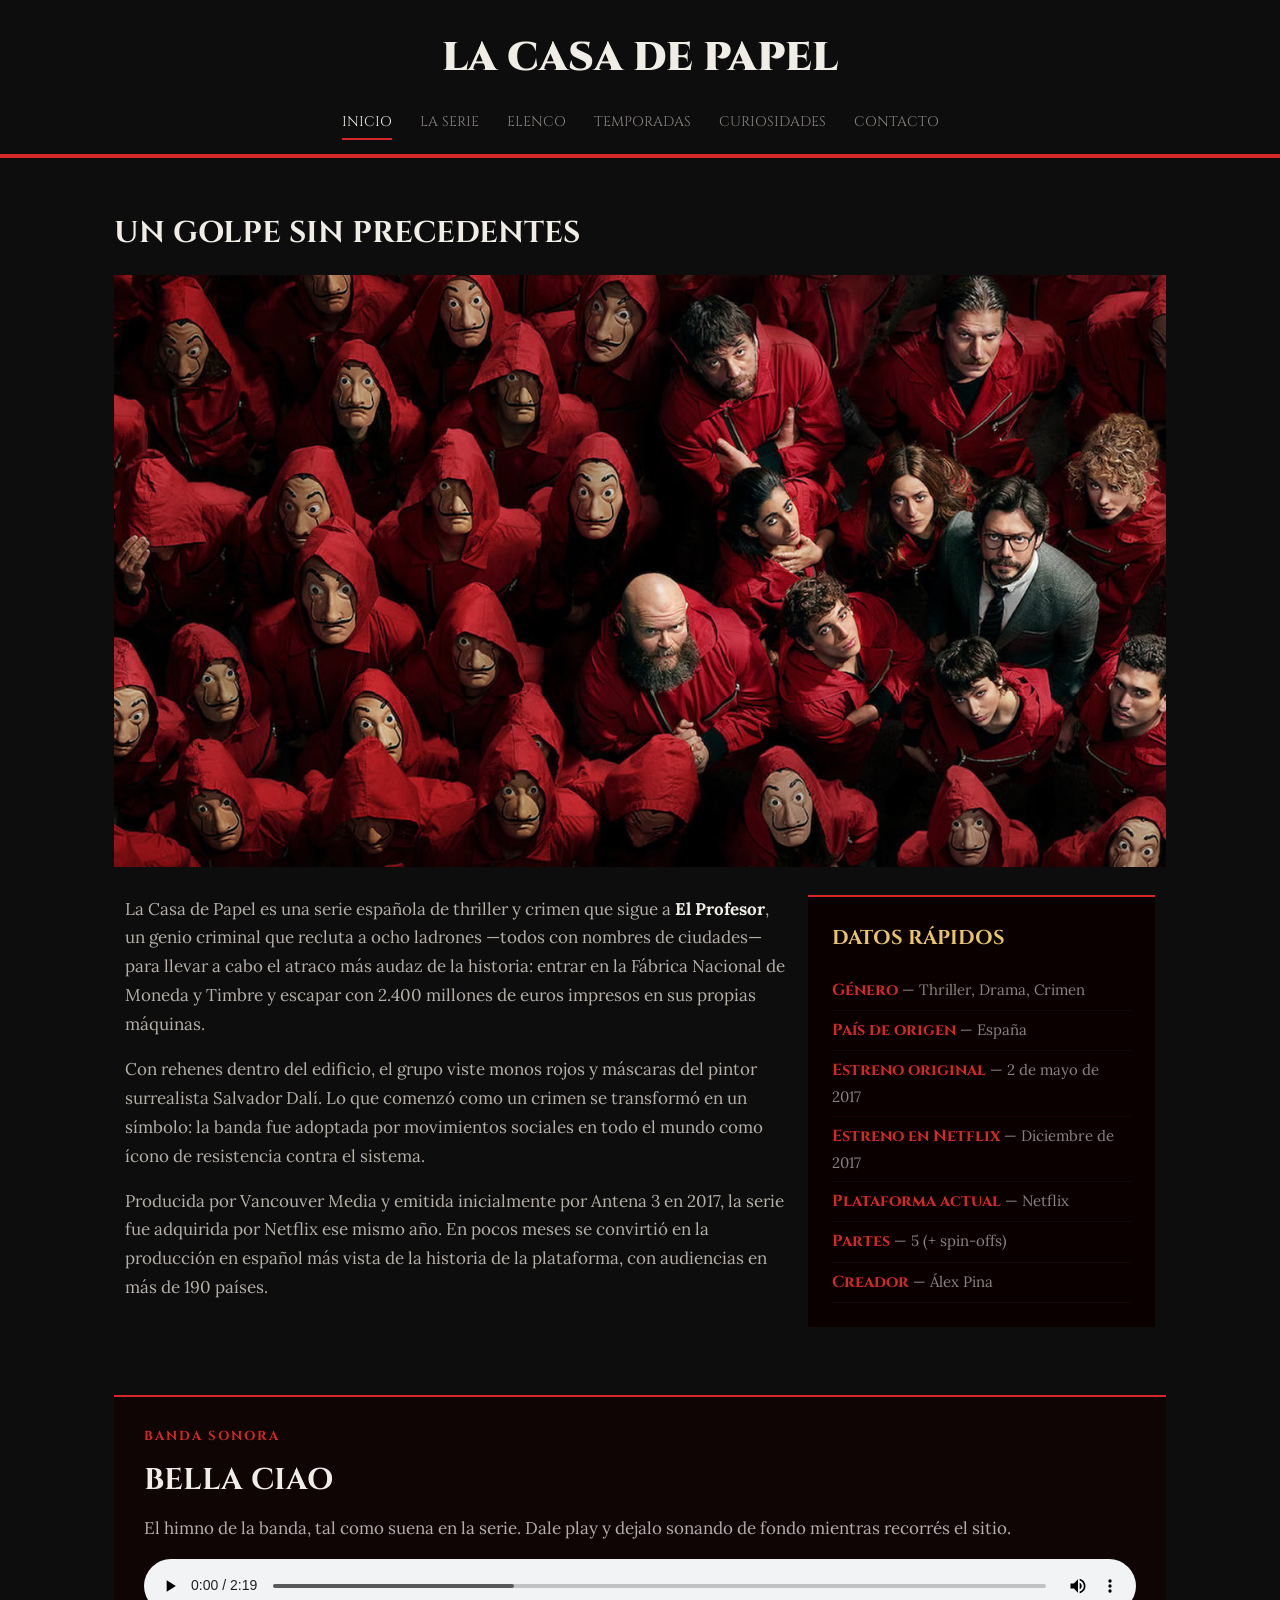
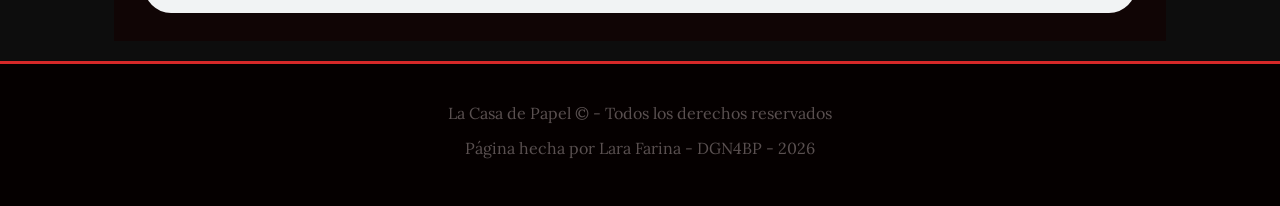
<file: index.html>
<!DOCTYPE html>
<html lang="es">
<head>
    <meta charset="UTF-8">
    <meta name="viewport" content="width=device-width, initial-scale=1.0">
    <title>La Casa de Papel — Inicio</title>
    <link rel="icon" type="image/png" href="img/favicon.png">
    <link rel="stylesheet" href="https://fonts.googleapis.com/css2?family=Cinzel:wght@400;700;900&family=Lora:ital,wght@0,400;0,600;1,400&display=swap">
    <link rel="stylesheet" href="css/styles.css">
    <link rel="stylesheet" href="css/inicio.css">
</head>
<body>
<!-- Hola profe! para ver el archivo de GitHub / link del deploy en Vercel, andá a la carpeta de wireframe & links, en links.txt tenés el link a ambas cosas. Que tengas un buen día :) -->
    <header>
        <h1 id="logo"><a href="index.html">La Casa de Papel</a></h1>
        <nav>
            <ul>
                <li><a href="index.html" class="activo">Inicio</a></li>
                <li><a href="page/serie.html">La Serie</a></li>
                <li><a href="page/elenco.html">Elenco</a></li>
                <li><a href="page/temporadas.html">Temporadas</a></li>
                <li><a href="page/curiosidades.html">Curiosidades</a></li>
                <li><a href="page/contacto.html">Contacto</a></li>
            </ul>
        </nav>
    </header>

    <main>

        <section>
            <h2>Un golpe sin precedentes</h2>

            <img src="img/inicio-caretas.jpg" alt="La banda vista desde arriba, con monos rojos y máscaras de Dalí, junto al Profesor">

            <div class="col col-ancha">
                <p>La Casa de Papel es una serie española de thriller y crimen que sigue a <strong>El Profesor</strong>, un genio criminal que recluta a ocho ladrones —todos con nombres de ciudades— para llevar a cabo el atraco más audaz de la historia: entrar en la Fábrica Nacional de Moneda y Timbre y escapar con 2.400 millones de euros impresos en sus propias máquinas.</p>

                <p>Con rehenes dentro del edificio, el grupo viste monos rojos y máscaras del pintor surrealista Salvador Dalí. Lo que comenzó como un crimen se transformó en un símbolo: la banda fue adoptada por movimientos sociales en todo el mundo como ícono de resistencia contra el sistema.</p>

                <p>Producida por Vancouver Media y emitida inicialmente por Antena 3 en 2017, la serie fue adquirida por Netflix ese mismo año. En pocos meses se convirtió en la producción en español más vista de la historia de la plataforma, con audiencias en más de 190 países.</p>
            </div><!--
            --><aside class="col col-angosta">
                <h3>Datos rápidos</h3>
                <ul>
                    <li><strong>Género</strong> — Thriller, Drama, Crimen</li>
                    <li><strong>País de origen</strong> — España</li>
                    <li><strong>Estreno original</strong> — 2 de mayo de 2017</li>
                    <li><strong>Estreno en Netflix</strong> — Diciembre de 2017</li>
                    <li><strong>Plataforma actual</strong> — Netflix</li>
                    <li><strong>Partes</strong> — 5 (+ spin-offs)</li>
                    <li><strong>Creador</strong> — Álex Pina</li>
                </ul>
            </aside>
        </section>

        <section class="reproductor">
            <p class="etiqueta">Banda sonora</p>
            <h2>Bella Ciao</h2>
            <p>El himno de la banda, tal como suena en la serie. Dale play y dejalo sonando de fondo mientras recorrés el sitio.</p>
            <audio controls autoplay loop src="audio/bella-ciao.mp3">
                Tu navegador no puede reproducir este audio.
            </audio>
        </section>
    </main>

    <footer>
        <p>La Casa de Papel &copy; - Todos los derechos reservados</p>
        <p>Página hecha por Lara Farina - DGN4BP - 2026</p>
    </footer>

</body>
</html>
</file>
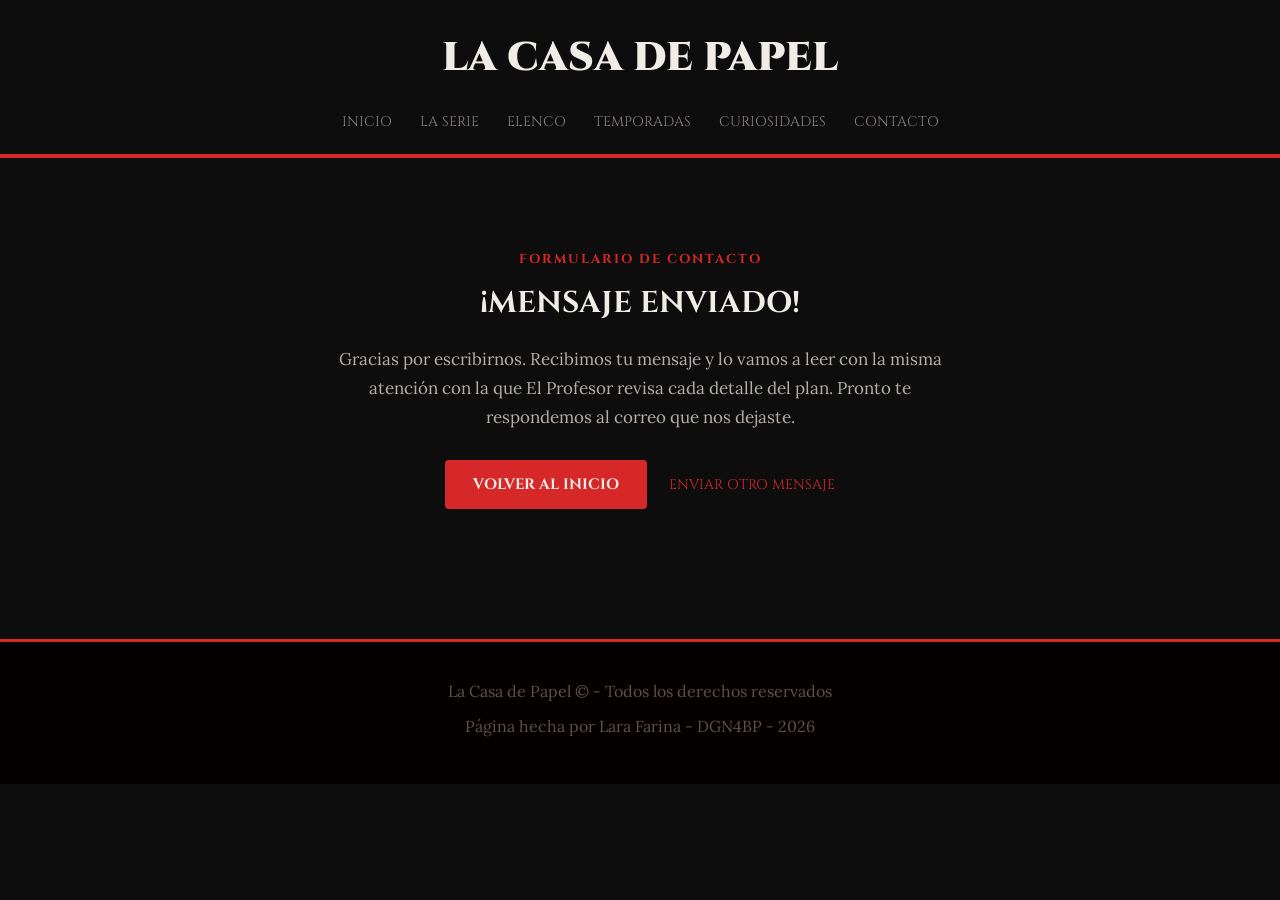
<file: page/confirmacion.html>
<!DOCTYPE html>
<html lang="es">
<head>
    <meta charset="UTF-8">
    <meta name="viewport" content="width=device-width, initial-scale=1.0">
    <title>La Casa de Papel — Mensaje enviado</title>
    <link rel="stylesheet" href="https://fonts.googleapis.com/css2?family=Cinzel:wght@400;700;900&family=Lora:ital,wght@0,400;0,600;1,400&display=swap">
    <link rel="stylesheet" href="../css/styles.css">
    <link rel="stylesheet" href="../css/mensajes.css">
</head>
<body>
<!-- Hola profe! para ver el archivo de GitHub / link del deploy en Vercel, andá a la carpeta de wireframe & links, en links.txt tenés el link a ambas cosas. Que tengas un buen día :) -->

    <header>
        <h1 id="logo"><a href="../index.html">La Casa de Papel</a></h1>
        <nav>
            <ul>
                <li><a href="../index.html">Inicio</a></li>
                <li><a href="serie.html">La Serie</a></li>
                <li><a href="elenco.html">Elenco</a></li>
                <li><a href="temporadas.html">Temporadas</a></li>
                <li><a href="curiosidades.html">Curiosidades</a></li>
                <li><a href="contacto.html">Contacto</a></li>
            </ul>
        </nav>
    </header>

    <main>

        <section class="mensaje-pagina">
            <p class="etiqueta">Formulario de contacto</p>
            <h2>¡Mensaje enviado!</h2>
            <p>Gracias por escribirnos. Recibimos tu mensaje y lo vamos a leer con la misma atención con la que El Profesor revisa cada detalle del plan. Pronto te respondemos al correo que nos dejaste.</p>
            <a class="boton" href="../index.html">Volver al inicio</a>
            <a class="volver-secundario" href="contacto.html">Enviar otro mensaje</a>
        </section>
    </main>

    <footer>
        <p>La Casa de Papel &copy; - Todos los derechos reservados</p>
        <p>Página hecha por Lara Farina - DGN4BP - 2026</p>
    </footer>

</body>
</html>
</file>
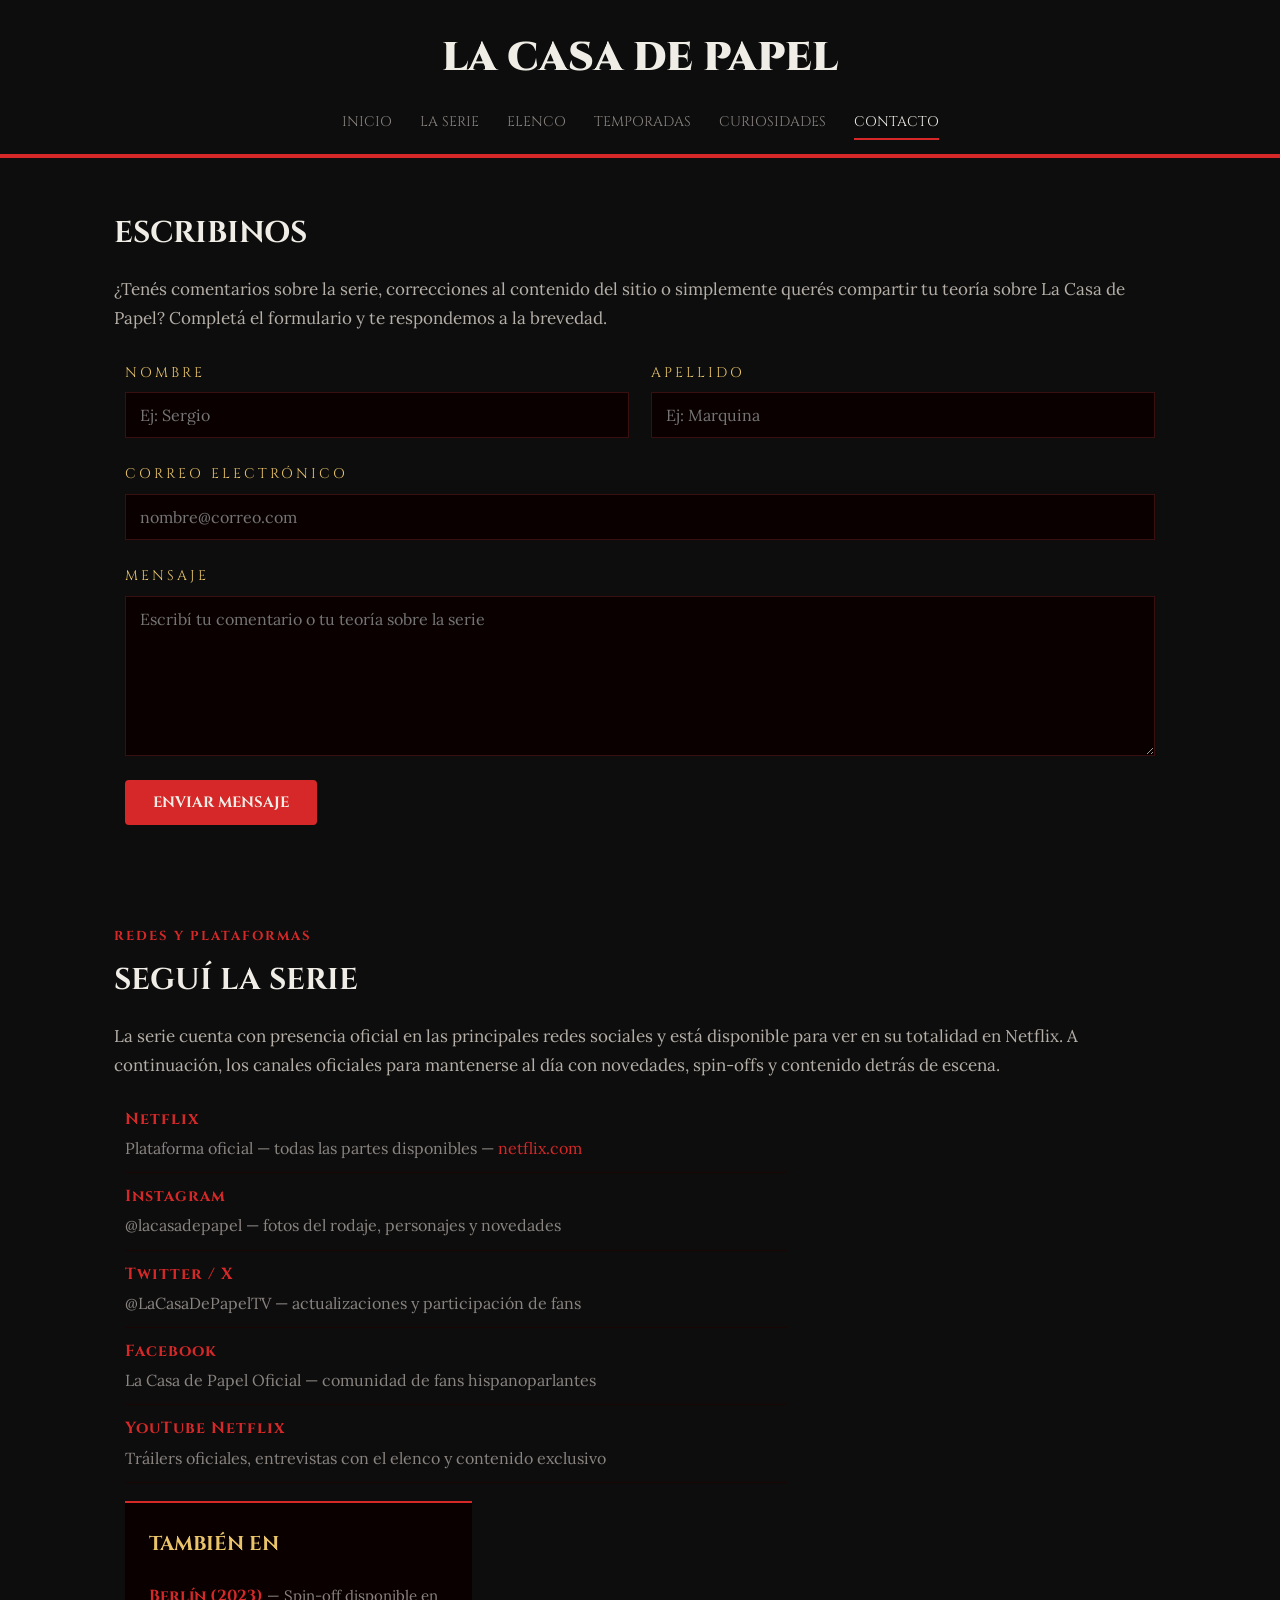
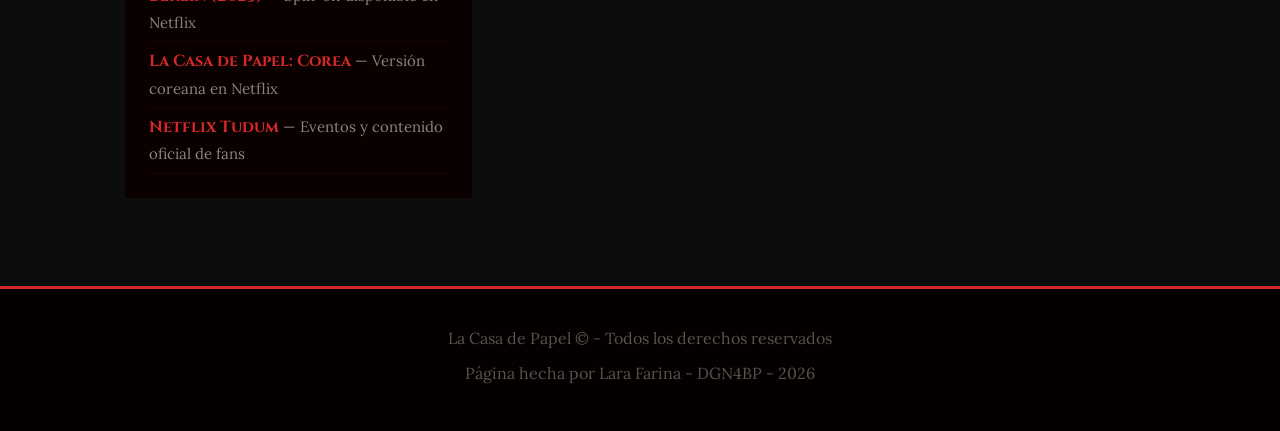
<file: page/contacto.html>
<!DOCTYPE html>
<html lang="es">
<head>
    <meta charset="UTF-8">
    <meta name="viewport" content="width=device-width, initial-scale=1.0">
    <title>La Casa de Papel — Contacto</title>
    <link rel="stylesheet" href="https://fonts.googleapis.com/css2?family=Cinzel:wght@400;700;900&family=Lora:ital,wght@0,400;0,600;1,400&display=swap">
    <link rel="stylesheet" href="../css/styles.css">
    <link rel="stylesheet" href="../css/contacto.css">
</head>
<body>
<!-- Hola profe! para ver el archivo de GitHub / link del deploy en Vercel, andá a la carpeta de wireframe & links, en links.txt tenés el link a ambas cosas. Que tengas un buen día :) -->

    <header>
        <h1 id="logo"><a href="../index.html">La Casa de Papel</a></h1>
        <nav>
            <ul>
                <li><a href="../index.html">Inicio</a></li>
                <li><a href="serie.html">La Serie</a></li>
                <li><a href="elenco.html">Elenco</a></li>
                <li><a href="temporadas.html">Temporadas</a></li>
                <li><a href="curiosidades.html">Curiosidades</a></li>
                <li><a href="contacto.html" class="activo">Contacto</a></li>
            </ul>
        </nav>
    </header>

    <main>

        <section>
            <h2>Escribinos</h2>

            <p>¿Tenés comentarios sobre la serie, correcciones al contenido del sitio o simplemente querés compartir tu teoría sobre La Casa de Papel? Completá el formulario y te respondemos a la brevedad.</p>

            <form action="confirmacion.html" method="get">
                <div class="campo col col-2">
                    <label for="nombre">Nombre</label>
                    <input class="caja" type="text" id="nombre" name="nombre" placeholder="Ej: Sergio" minlength="2" maxlength="40" required>
                </div><!--
                --><div class="campo col col-2">
                    <label for="apellido">Apellido</label>
                    <input class="caja" type="text" id="apellido" name="apellido" placeholder="Ej: Marquina" minlength="2" maxlength="40" required>
                </div>

                <div class="campo">
                    <label for="email">Correo electrónico</label>
                    <input class="caja" type="email" id="email" name="email" placeholder="nombre@correo.com" required>
                </div>

                <div class="campo">
                    <label for="mensaje">Mensaje</label>
                    <textarea class="caja caja-larga" id="mensaje" name="mensaje" placeholder="Escribí tu comentario o tu teoría sobre la serie" minlength="10" maxlength="500" required></textarea>
                </div>

                <button class="boton" type="submit">Enviar mensaje</button>
            </form>
        </section>

        <section>
            <p class="etiqueta">Redes y Plataformas</p>
            <h2>Seguí la Serie</h2>

            <p>La serie cuenta con presencia oficial en las principales redes sociales y está disponible para ver en su totalidad en Netflix. A continuación, los canales oficiales para mantenerse al día con novedades, spin-offs y contenido detrás de escena.</p>

            <ul class="plataformas col col-ancha">
                <li>
                    <strong>Netflix</strong>
                    <p>Plataforma oficial — todas las partes disponibles — <a href="https://www.netflix.com" target="_blank">netflix.com</a></p>
                </li>
                <li>
                    <strong>Instagram</strong>
                    <p>@lacasadepapel — fotos del rodaje, personajes y novedades</p>
                </li>
                <li>
                    <strong>Twitter / X</strong>
                    <p>@LaCasaDePapelTV — actualizaciones y participación de fans</p>
                </li>
                <li>
                    <strong>Facebook</strong>
                    <p>La Casa de Papel Oficial — comunidad de fans hispanoparlantes</p>
                </li>
                <li>
                    <strong>YouTube Netflix</strong>
                    <p>Tráilers oficiales, entrevistas con el elenco y contenido exclusivo</p>
                </li>
            </ul>
            
            <aside class="col col-angosta">
                <h3>También en</h3>
                <ul>
                    <li><strong>Berlín (2023)</strong> — Spin-off disponible en Netflix</li>
                    <li><strong>La Casa de Papel: Corea</strong> — Versión coreana en Netflix</li>
                    <li><strong>Netflix Tudum</strong> — Eventos y contenido oficial de fans</li>
                </ul>
            </aside>
        </section>
    </main>

    <footer>
        <p>La Casa de Papel &copy; - Todos los derechos reservados</p>
        <p>Página hecha por Lara Farina - DGN4BP - 2026</p>
    </footer>

</body>
</html>
</file>
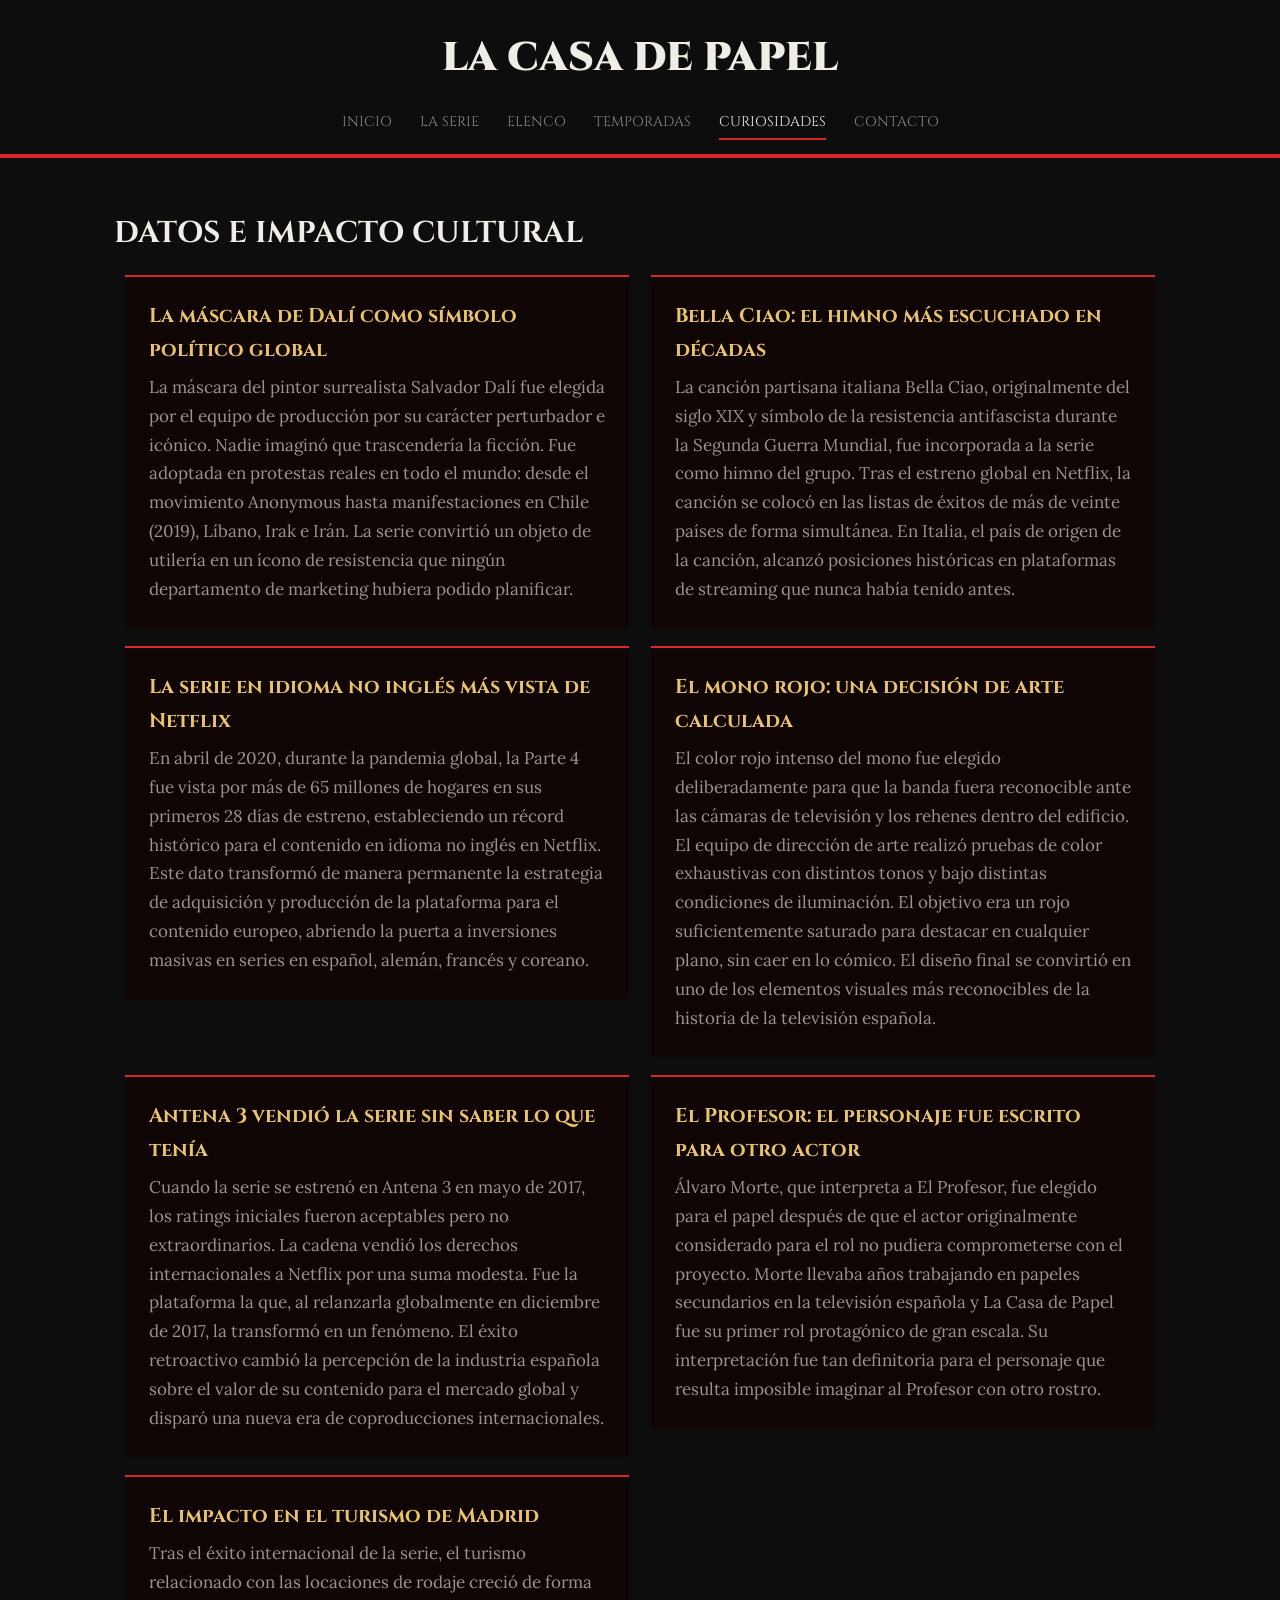
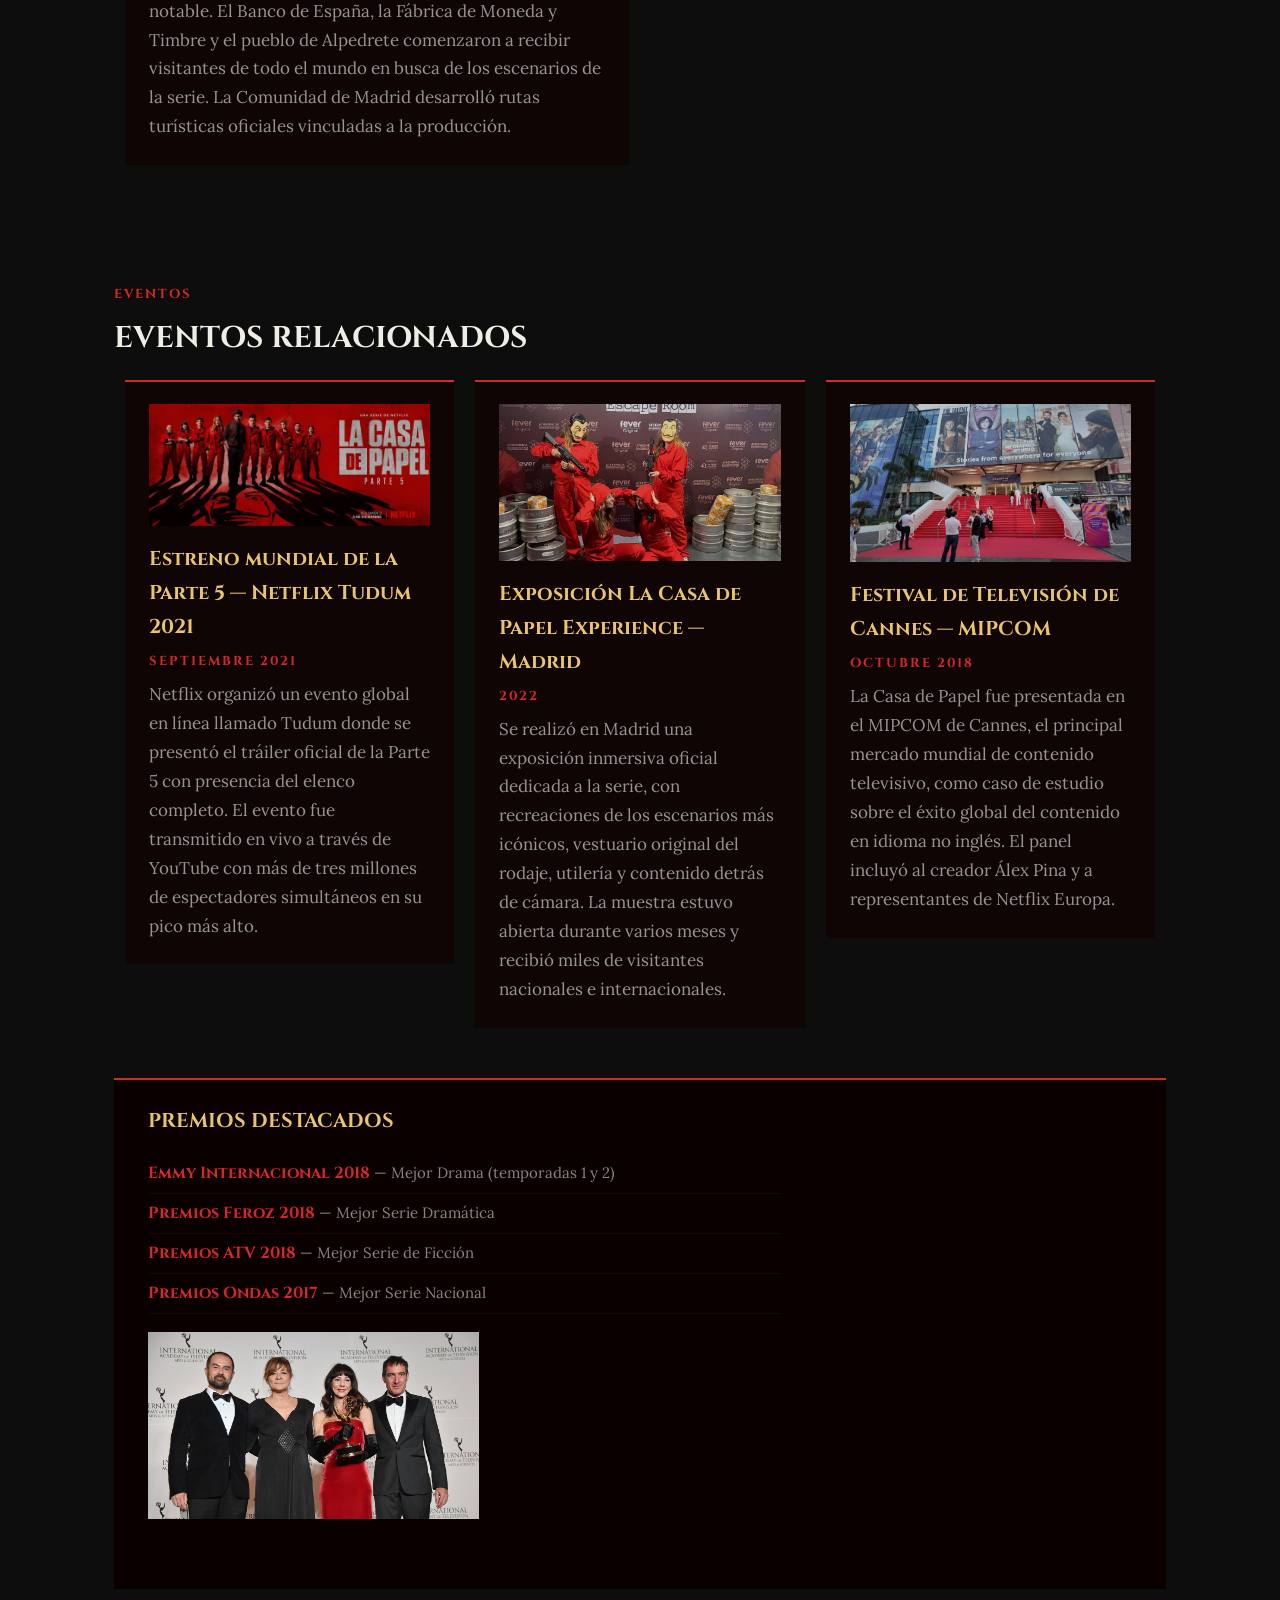
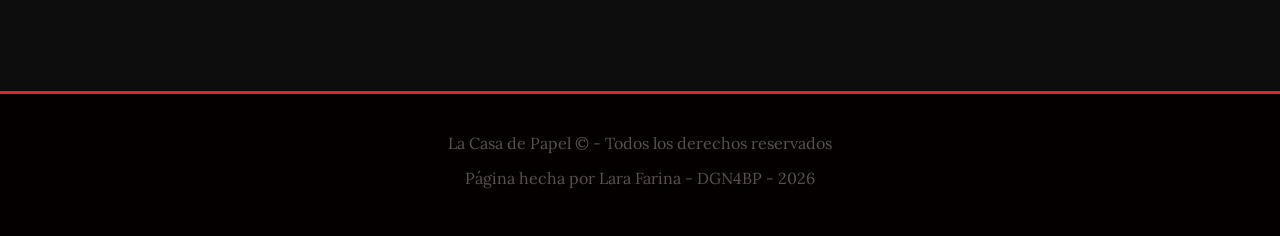
<file: page/curiosidades.html>
<!DOCTYPE html>
<html lang="es">
<head>
    <meta charset="UTF-8">
    <meta name="viewport" content="width=device-width, initial-scale=1.0">
    <title>La Casa de Papel — Curiosidades</title>
    <link rel="stylesheet" href="https://fonts.googleapis.com/css2?family=Cinzel:wght@400;700;900&family=Lora:ital,wght@0,400;0,600;1,400&display=swap">
    <link rel="stylesheet" href="../css/styles.css">
    <link rel="stylesheet" href="../css/curiosidades.css">
</head>
<body>
<!-- Hola profe! para ver el archivo de GitHub / link del deploy en Vercel, andá a la carpeta de wireframe & links, en links.txt tenés el link a ambas cosas. Que tengas un buen día :) -->

    <header>
        <h1 id="logo"><a href="../index.html">La Casa de Papel</a></h1>
        <nav>
            <ul>
                <li><a href="../index.html">Inicio</a></li>
                <li><a href="serie.html">La Serie</a></li>
                <li><a href="elenco.html">Elenco</a></li>
                <li><a href="temporadas.html">Temporadas</a></li>
                <li><a href="curiosidades.html" class="activo">Curiosidades</a></li>
                <li><a href="contacto.html">Contacto</a></li>
            </ul>
        </nav>
    </header>

    <main>

        <section>
            <h2>Datos e Impacto Cultural</h2>

            <div class="tarjeta col col-2">
                <h3>La máscara de Dalí como símbolo político global</h3>
                <p>La máscara del pintor surrealista Salvador Dalí fue elegida por el equipo de producción por su carácter perturbador e icónico. Nadie imaginó que trascendería la ficción. Fue adoptada en protestas reales en todo el mundo: desde el movimiento Anonymous hasta manifestaciones en Chile (2019), Líbano, Irak e Irán. La serie convirtió un objeto de utilería en un ícono de resistencia que ningún departamento de marketing hubiera podido planificar.</p>
            </div><!--
            --><div class="tarjeta col col-2">
                <h3>Bella Ciao: el himno más escuchado en décadas</h3>
                <p>La canción partisana italiana Bella Ciao, originalmente del siglo XIX y símbolo de la resistencia antifascista durante la Segunda Guerra Mundial, fue incorporada a la serie como himno del grupo. Tras el estreno global en Netflix, la canción se colocó en las listas de éxitos de más de veinte países de forma simultánea. En Italia, el país de origen de la canción, alcanzó posiciones históricas en plataformas de streaming que nunca había tenido antes.</p>
            </div><!--
            --><div class="tarjeta col col-2">
                <h3>La serie en idioma no inglés más vista de Netflix</h3>
                <p>En abril de 2020, durante la pandemia global, la Parte 4 fue vista por más de 65 millones de hogares en sus primeros 28 días de estreno, estableciendo un récord histórico para el contenido en idioma no inglés en Netflix. Este dato transformó de manera permanente la estrategia de adquisición y producción de la plataforma para el contenido europeo, abriendo la puerta a inversiones masivas en series en español, alemán, francés y coreano.</p>
            </div><!--
            --><div class="tarjeta col col-2">
                <h3>El mono rojo: una decisión de arte calculada</h3>
                <p>El color rojo intenso del mono fue elegido deliberadamente para que la banda fuera reconocible ante las cámaras de televisión y los rehenes dentro del edificio. El equipo de dirección de arte realizó pruebas de color exhaustivas con distintos tonos y bajo distintas condiciones de iluminación. El objetivo era un rojo suficientemente saturado para destacar en cualquier plano, sin caer en lo cómico. El diseño final se convirtió en uno de los elementos visuales más reconocibles de la historia de la televisión española.</p>
            </div><!--
            --><div class="tarjeta col col-2">
                <h3>Antena 3 vendió la serie sin saber lo que tenía</h3>
                <p>Cuando la serie se estrenó en Antena 3 en mayo de 2017, los ratings iniciales fueron aceptables pero no extraordinarios. La cadena vendió los derechos internacionales a Netflix por una suma modesta. Fue la plataforma la que, al relanzarla globalmente en diciembre de 2017, la transformó en un fenómeno. El éxito retroactivo cambió la percepción de la industria española sobre el valor de su contenido para el mercado global y disparó una nueva era de coproducciones internacionales.</p>
            </div><!--
            --><div class="tarjeta col col-2">
                <h3>El Profesor: el personaje fue escrito para otro actor</h3>
                <p>Álvaro Morte, que interpreta a El Profesor, fue elegido para el papel después de que el actor originalmente considerado para el rol no pudiera comprometerse con el proyecto. Morte llevaba años trabajando en papeles secundarios en la televisión española y La Casa de Papel fue su primer rol protagónico de gran escala. Su interpretación fue tan definitoria para el personaje que resulta imposible imaginar al Profesor con otro rostro.</p>
            </div><!--
            --><div class="tarjeta col col-2">
                <h3>El impacto en el turismo de Madrid</h3>
                <p>Tras el éxito internacional de la serie, el turismo relacionado con las locaciones de rodaje creció de forma notable. El Banco de España, la Fábrica de Moneda y Timbre y el pueblo de Alpedrete comenzaron a recibir visitantes de todo el mundo en busca de los escenarios de la serie. La Comunidad de Madrid desarrolló rutas turísticas oficiales vinculadas a la producción.</p>
            </div>
        </section>

        <section>
            <p class="etiqueta">Eventos</p>
            <h2>Eventos Relacionados</h2>

            <div class="tarjeta evento col col-3">
                <img src="../img/netflixtudum.jpeg" alt="Imagen de la portada de la Casa de Papel parte 5">
                <h3>Estreno mundial de la Parte 5 — Netflix Tudum 2021</h3>
                <p class="etiqueta">Septiembre 2021</p>
                <p>Netflix organizó un evento global en línea llamado Tudum donde se presentó el tráiler oficial de la Parte 5 con presencia del elenco completo. El evento fue transmitido en vivo a través de YouTube con más de tres millones de espectadores simultáneos en su pico más alto.</p>
            </div><!--
            --><div class="tarjeta evento col col-3">
                <img src="../img/experience-madrid.jpg" alt="Visitantes con monos rojos y máscaras de Dalí en La Casa de Papel Experience">
                <h3>Exposición La Casa de Papel Experience — Madrid</h3>
                <p class="etiqueta">2022</p>
                <p>Se realizó en Madrid una exposición inmersiva oficial dedicada a la serie, con recreaciones de los escenarios más icónicos, vestuario original del rodaje, utilería y contenido detrás de cámara. La muestra estuvo abierta durante varios meses y recibió miles de visitantes nacionales e internacionales.</p>
            </div><!--
            --><div class="tarjeta evento col col-3">
                <img src="../img/festivalcannes.jpeg" alt="Alfombra roja del Palacio de Festivales de Cannes durante el MIPCOM">
                <h3>Festival de Televisión de Cannes — MIPCOM</h3>
                <p class="etiqueta">Octubre 2018</p>
                <p>La Casa de Papel fue presentada en el MIPCOM de Cannes, el principal mercado mundial de contenido televisivo, como caso de estudio sobre el éxito global del contenido en idioma no inglés. El panel incluyó al creador Álex Pina y a representantes de Netflix Europa.</p>
            </div>

            <aside>
                <div class="col col-ancha">
                    <h3>Premios destacados</h3>
                    <ul>
                        <li><strong>Emmy Internacional 2018</strong> — Mejor Drama (temporadas 1 y 2)</li>
                        <li><strong>Premios Feroz 2018</strong> — Mejor Serie Dramática</li>
                        <li><strong>Premios ATV 2018</strong> — Mejor Serie de Ficción</li>
                        <li><strong>Premios Ondas 2017</strong> — Mejor Serie Nacional</li>
                    </ul>
                </div>
                <div class="col col-angosta">
                    <img src="../img/emmys.jpeg" alt="Equipo de la serie posando con el Emmy Internacional">
                </div>
            </aside>
        </section>
    </main>

    <footer>
        <p>La Casa de Papel &copy; - Todos los derechos reservados</p>
        <p>Página hecha por Lara Farina - DGN4BP - 2026</p>
    </footer>

</body>
</html>
</file>
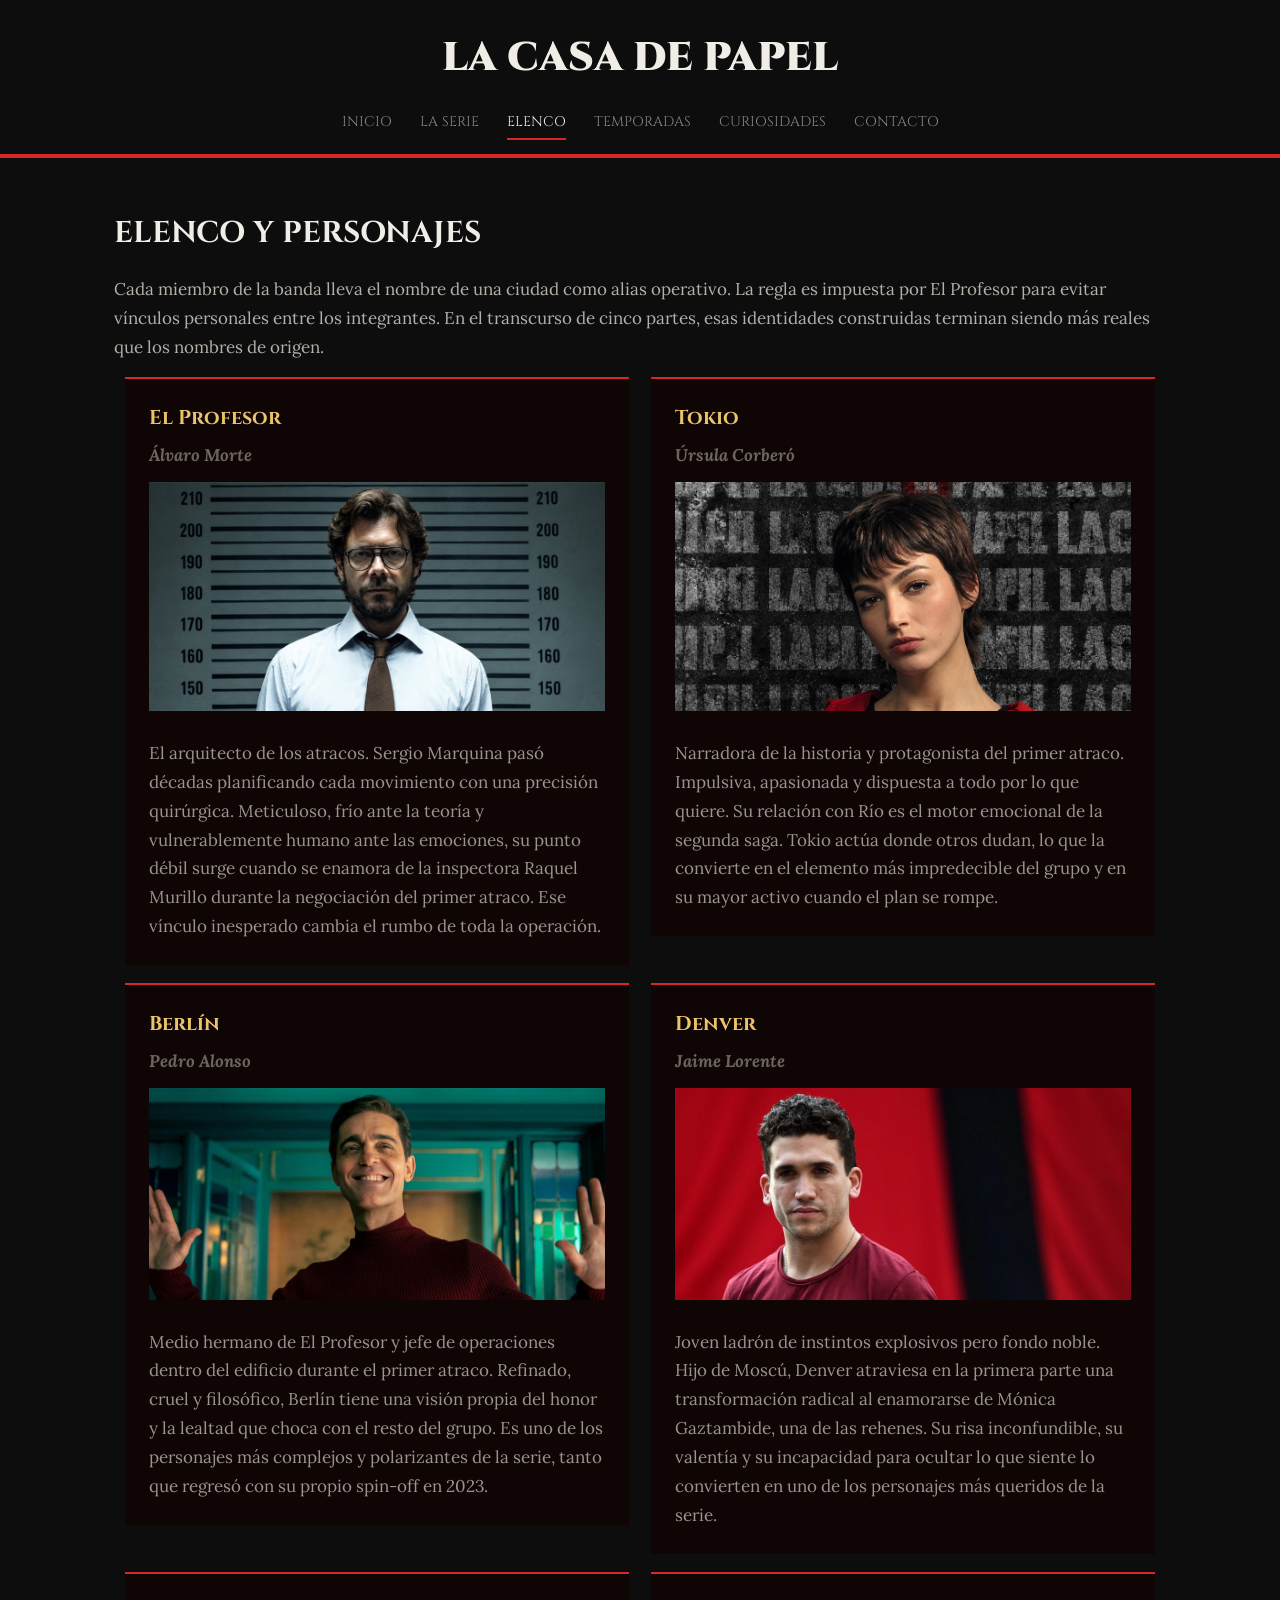
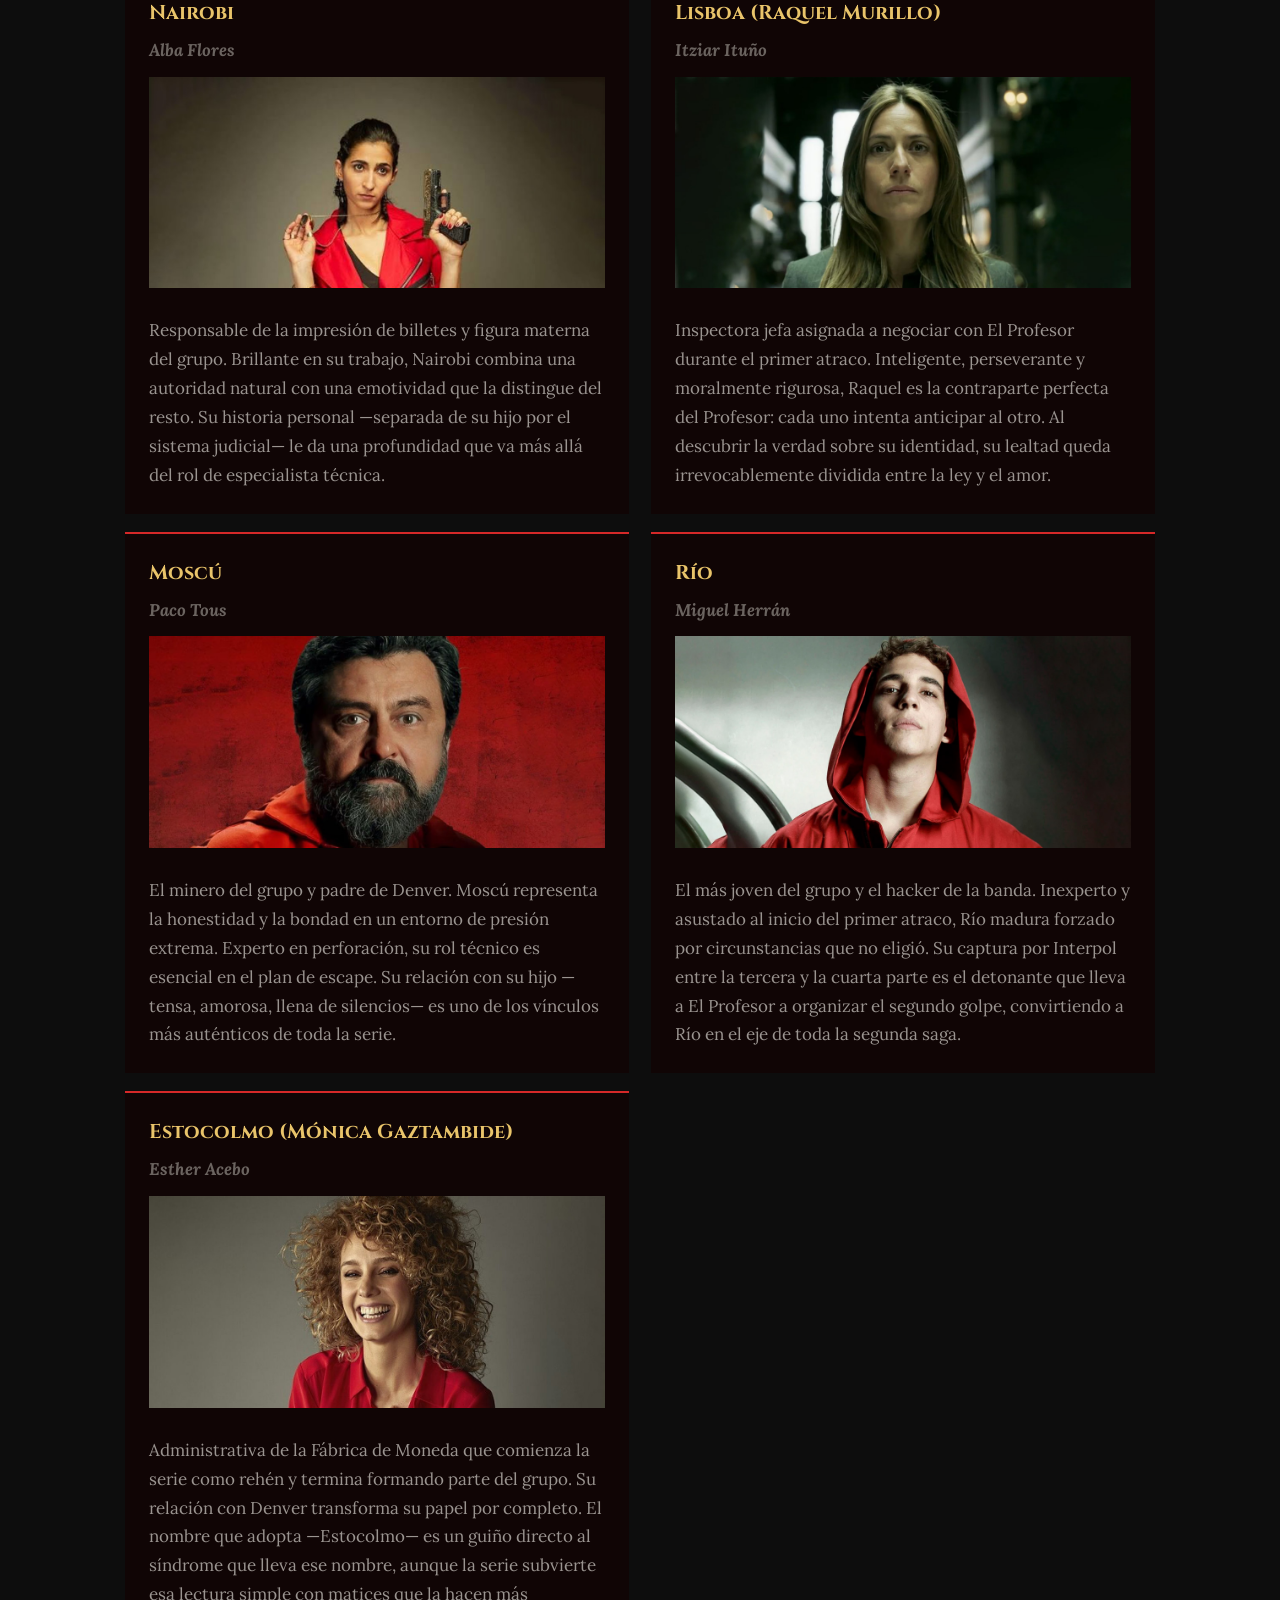
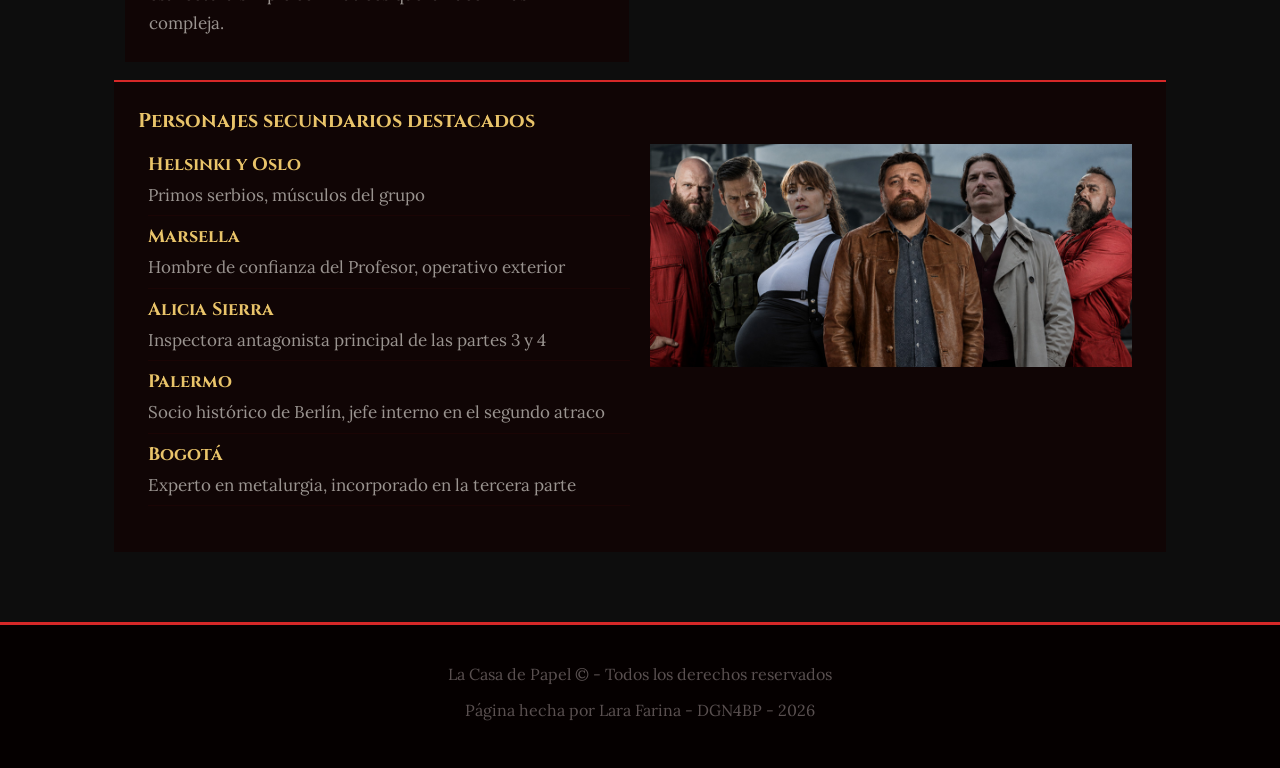
<file: page/elenco.html>
<!DOCTYPE html>
<html lang="es">
<head>
    <meta charset="UTF-8">
    <meta name="viewport" content="width=device-width, initial-scale=1.0">
    <title>La Casa de Papel — Elenco y Personajes</title>
    <link rel="stylesheet" href="https://fonts.googleapis.com/css2?family=Cinzel:wght@400;700;900&family=Lora:ital,wght@0,400;0,600;1,400&display=swap">
    <link rel="stylesheet" href="../css/styles.css">
    <link rel="stylesheet" href="../css/elenco.css">
</head>
<body>
<!-- Hola profe! para ver el archivo de GitHub / link del deploy en Vercel, andá a la carpeta de wireframe & links, en links.txt tenés el link a ambas cosas. Que tengas un buen día :) -->

    <header>
        <h1 id="logo"><a href="../index.html">La Casa de Papel</a></h1>
        <nav>
            <ul>
                <li><a href="../index.html">Inicio</a></li>
                <li><a href="serie.html">La Serie</a></li>
                <li><a href="elenco.html" class="activo">Elenco</a></li>
                <li><a href="temporadas.html">Temporadas</a></li>
                <li><a href="curiosidades.html">Curiosidades</a></li>
                <li><a href="contacto.html">Contacto</a></li>
            </ul>
        </nav>
    </header>

    <main>

        <section>
            <h2>Elenco y Personajes</h2>

            <p>Cada miembro de la banda lleva el nombre de una ciudad como alias operativo. La regla es impuesta por El Profesor para evitar vínculos personales entre los integrantes. En el transcurso de cinco partes, esas identidades construidas terminan siendo más reales que los nombres de origen.</p>

            <article class="tarjeta col col-2">
                <h3>El Profesor</h3>
                <p class="actor">Álvaro Morte</p>
                <img src="../img/profesor.jpg" alt="El Profesor frente a una pared de medición de altura">
                <p>El arquitecto de los atracos. Sergio Marquina pasó décadas planificando cada movimiento con una precisión quirúrgica. Meticuloso, frío ante la teoría y vulnerablemente humano ante las emociones, su punto débil surge cuando se enamora de la inspectora Raquel Murillo durante la negociación del primer atraco. Ese vínculo inesperado cambia el rumbo de toda la operación.</p>
            </article><!--
            --><article class="tarjeta col col-2">
                <h3>Tokio</h3>
                <p class="actor">Úrsula Corberó</p>
                <img src="../img/tokio.jpg" alt="Tokio con el mono rojo de la banda">
                <p>Narradora de la historia y protagonista del primer atraco. Impulsiva, apasionada y dispuesta a todo por lo que quiere. Su relación con Río es el motor emocional de la segunda saga. Tokio actúa donde otros dudan, lo que la convierte en el elemento más impredecible del grupo y en su mayor activo cuando el plan se rompe.</p>
            </article><!--
            --><article class="tarjeta col col-2">
                <h3>Berlín</h3>
                <p class="actor">Pedro Alonso</p>
                <img src="../img/berlin.jpg" alt="Berlín sonriendo con las manos en alto">
                <p>Medio hermano de El Profesor y jefe de operaciones dentro del edificio durante el primer atraco. Refinado, cruel y filosófico, Berlín tiene una visión propia del honor y la lealtad que choca con el resto del grupo. Es uno de los personajes más complejos y polarizantes de la serie, tanto que regresó con su propio spin-off en 2023.</p>
            </article><!--
            --><article class="tarjeta col col-2">
                <h3>Denver</h3>
                <p class="actor">Jaime Lorente</p>
                <img src="../img/denver.jpg" alt="Denver sobre un fondo rojo">
                <p>Joven ladrón de instintos explosivos pero fondo noble. Hijo de Moscú, Denver atraviesa en la primera parte una transformación radical al enamorarse de Mónica Gaztambide, una de las rehenes. Su risa inconfundible, su valentía y su incapacidad para ocultar lo que siente lo convierten en uno de los personajes más queridos de la serie.</p>
            </article><!--
            --><article class="tarjeta col col-2">
                <h3>Nairobi</h3>
                <p class="actor">Alba Flores</p>
                <img src="../img/nairobi.jpg" alt="Nairobi con el mono rojo y un arma en la mano">
                <p>Responsable de la impresión de billetes y figura materna del grupo. Brillante en su trabajo, Nairobi combina una autoridad natural con una emotividad que la distingue del resto. Su historia personal —separada de su hijo por el sistema judicial— le da una profundidad que va más allá del rol de especialista técnica.</p>
            </article><!--
            --><article class="tarjeta col col-2">
                <h3>Lisboa (Raquel Murillo)</h3>
                <p class="actor">Itziar Ituño</p>
                <img src="../img/lisboa.jpg" alt="Lisboa, la inspectora Raquel Murillo">
                <p>Inspectora jefa asignada a negociar con El Profesor durante el primer atraco. Inteligente, perseverante y moralmente rigurosa, Raquel es la contraparte perfecta del Profesor: cada uno intenta anticipar al otro. Al descubrir la verdad sobre su identidad, su lealtad queda irrevocablemente dividida entre la ley y el amor.</p>
            </article><!--
            --><article class="tarjeta col col-2">
                <h3>Moscú</h3>
                <p class="actor">Paco Tous</p>
                <img src="../img/moscu.jpg" alt="Moscú con el mono rojo sobre un fondo rojo">
                <p>El minero del grupo y padre de Denver. Moscú representa la honestidad y la bondad en un entorno de presión extrema. Experto en perforación, su rol técnico es esencial en el plan de escape. Su relación con su hijo —tensa, amorosa, llena de silencios— es uno de los vínculos más auténticos de toda la serie.</p>
            </article><!--
            --><article class="tarjeta col col-2">
                <h3>Río</h3>
                <p class="actor">Miguel Herrán</p>
                <img src="../img/rio.jpg" alt="Río con la capucha del mono rojo puesta">
                <p>El más joven del grupo y el hacker de la banda. Inexperto y asustado al inicio del primer atraco, Río madura forzado por circunstancias que no eligió. Su captura por Interpol entre la tercera y la cuarta parte es el detonante que lleva a El Profesor a organizar el segundo golpe, convirtiendo a Río en el eje de toda la segunda saga.</p>
            </article><!--
            --><article class="tarjeta col col-2">
                <h3>Estocolmo (Mónica Gaztambide)</h3>
                <p class="actor">Esther Acebo</p>
                <img src="../img/estocolmo.jpg" alt="Estocolmo sonriendo con el mono rojo">
                <p>Administrativa de la Fábrica de Moneda que comienza la serie como rehén y termina formando parte del grupo. Su relación con Denver transforma su papel por completo. El nombre que adopta —Estocolmo— es un guiño directo al síndrome que lleva ese nombre, aunque la serie subvierte esa lectura simple con matices que la hacen más compleja.</p>
            </article>

            <article class="tarjeta secundarios">
                <h3>Personajes secundarios destacados</h3>
                <div class="col col-2">
                    <ul>
                        <li><strong>Helsinki y Oslo</strong> Primos serbios, músculos del grupo</li>
                        <li><strong>Marsella</strong> Hombre de confianza del Profesor, operativo exterior</li>
                        <li><strong>Alicia Sierra</strong> Inspectora antagonista principal de las partes 3 y 4</li>
                        <li><strong>Palermo</strong> Socio histórico de Berlín, jefe interno en el segundo atraco</li>
                        <li><strong>Bogotá</strong> Experto en metalurgia, incorporado en la tercera parte</li>
                    </ul>
                </div><!--
                --><div class="col col-2">
                    <img src="../img/personajessecundarios.jpg" alt="Grupo de personajes secundarios de la serie">
                </div>
            </article>
        </section>
    </main>

    <footer>
        <p>La Casa de Papel &copy; - Todos los derechos reservados</p>
        <p>Página hecha por Lara Farina - DGN4BP - 2026</p>
    </footer>

</body>
</html>
</file>
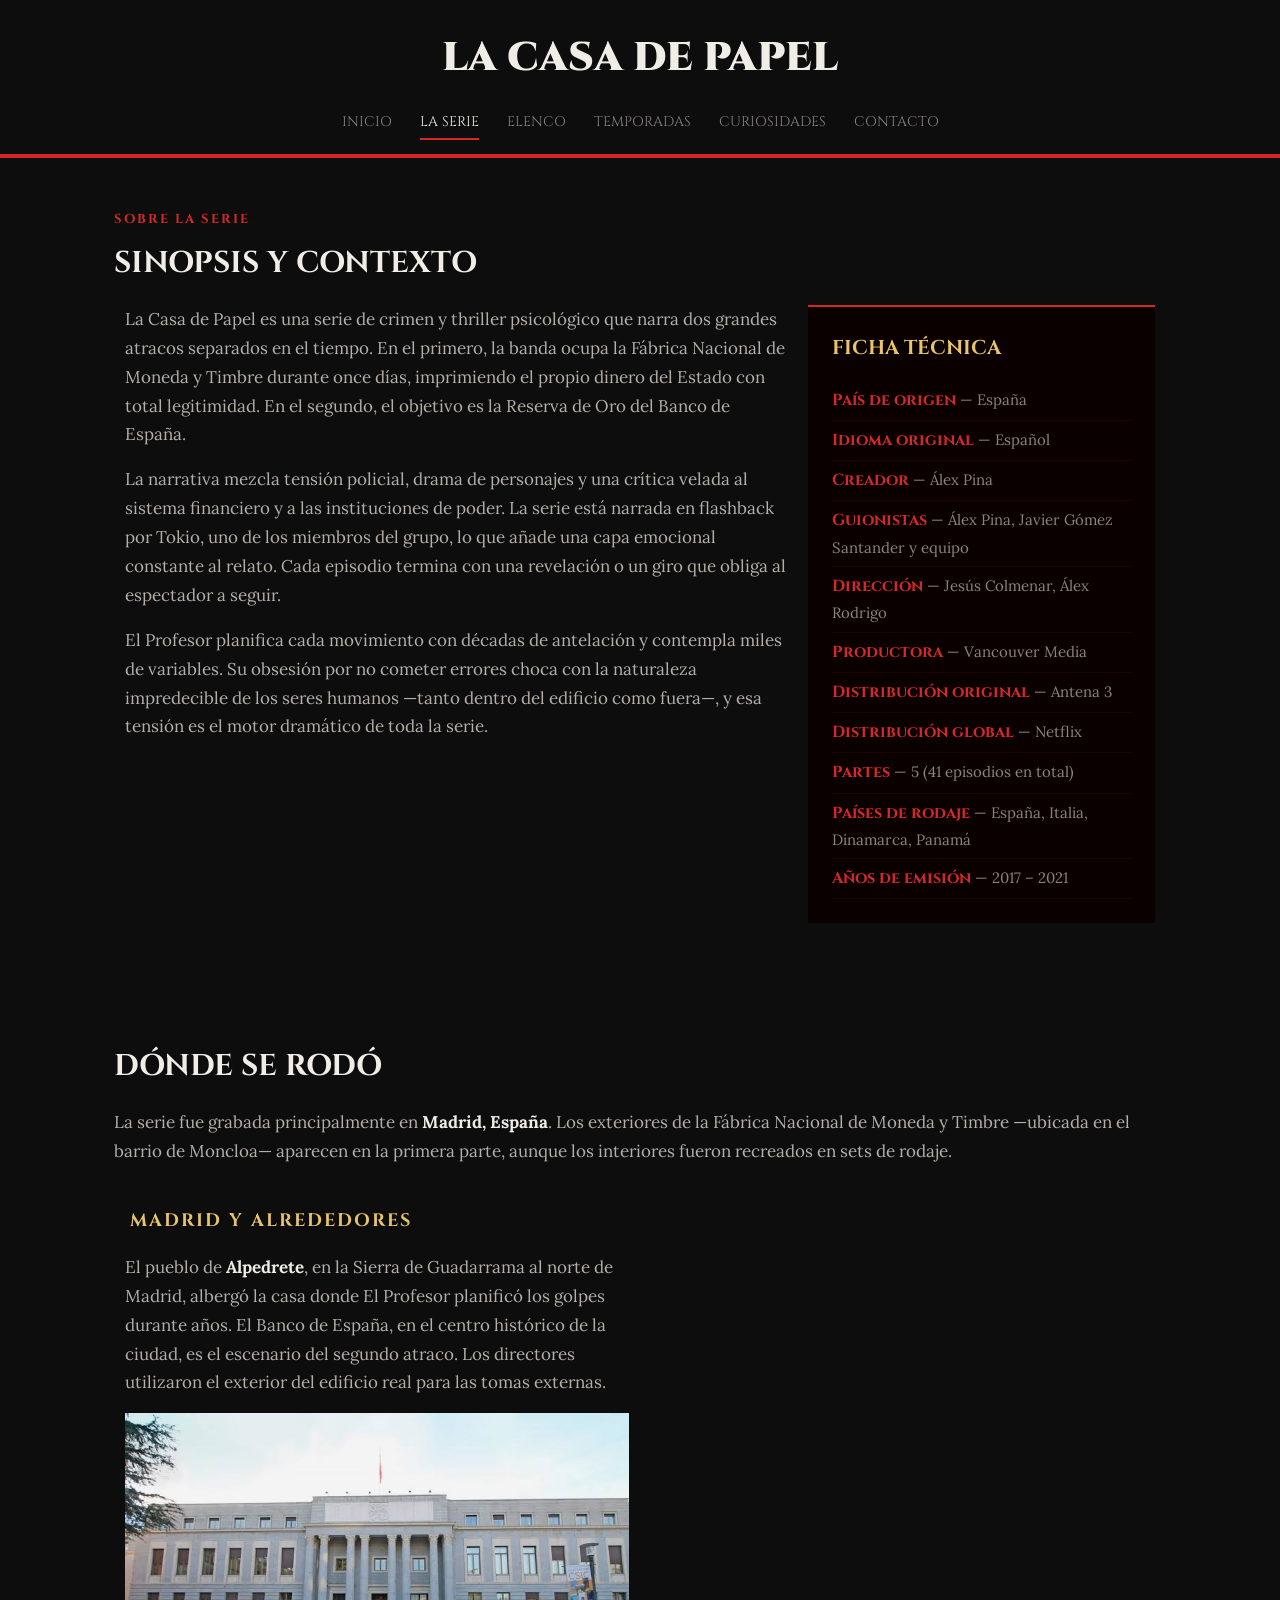
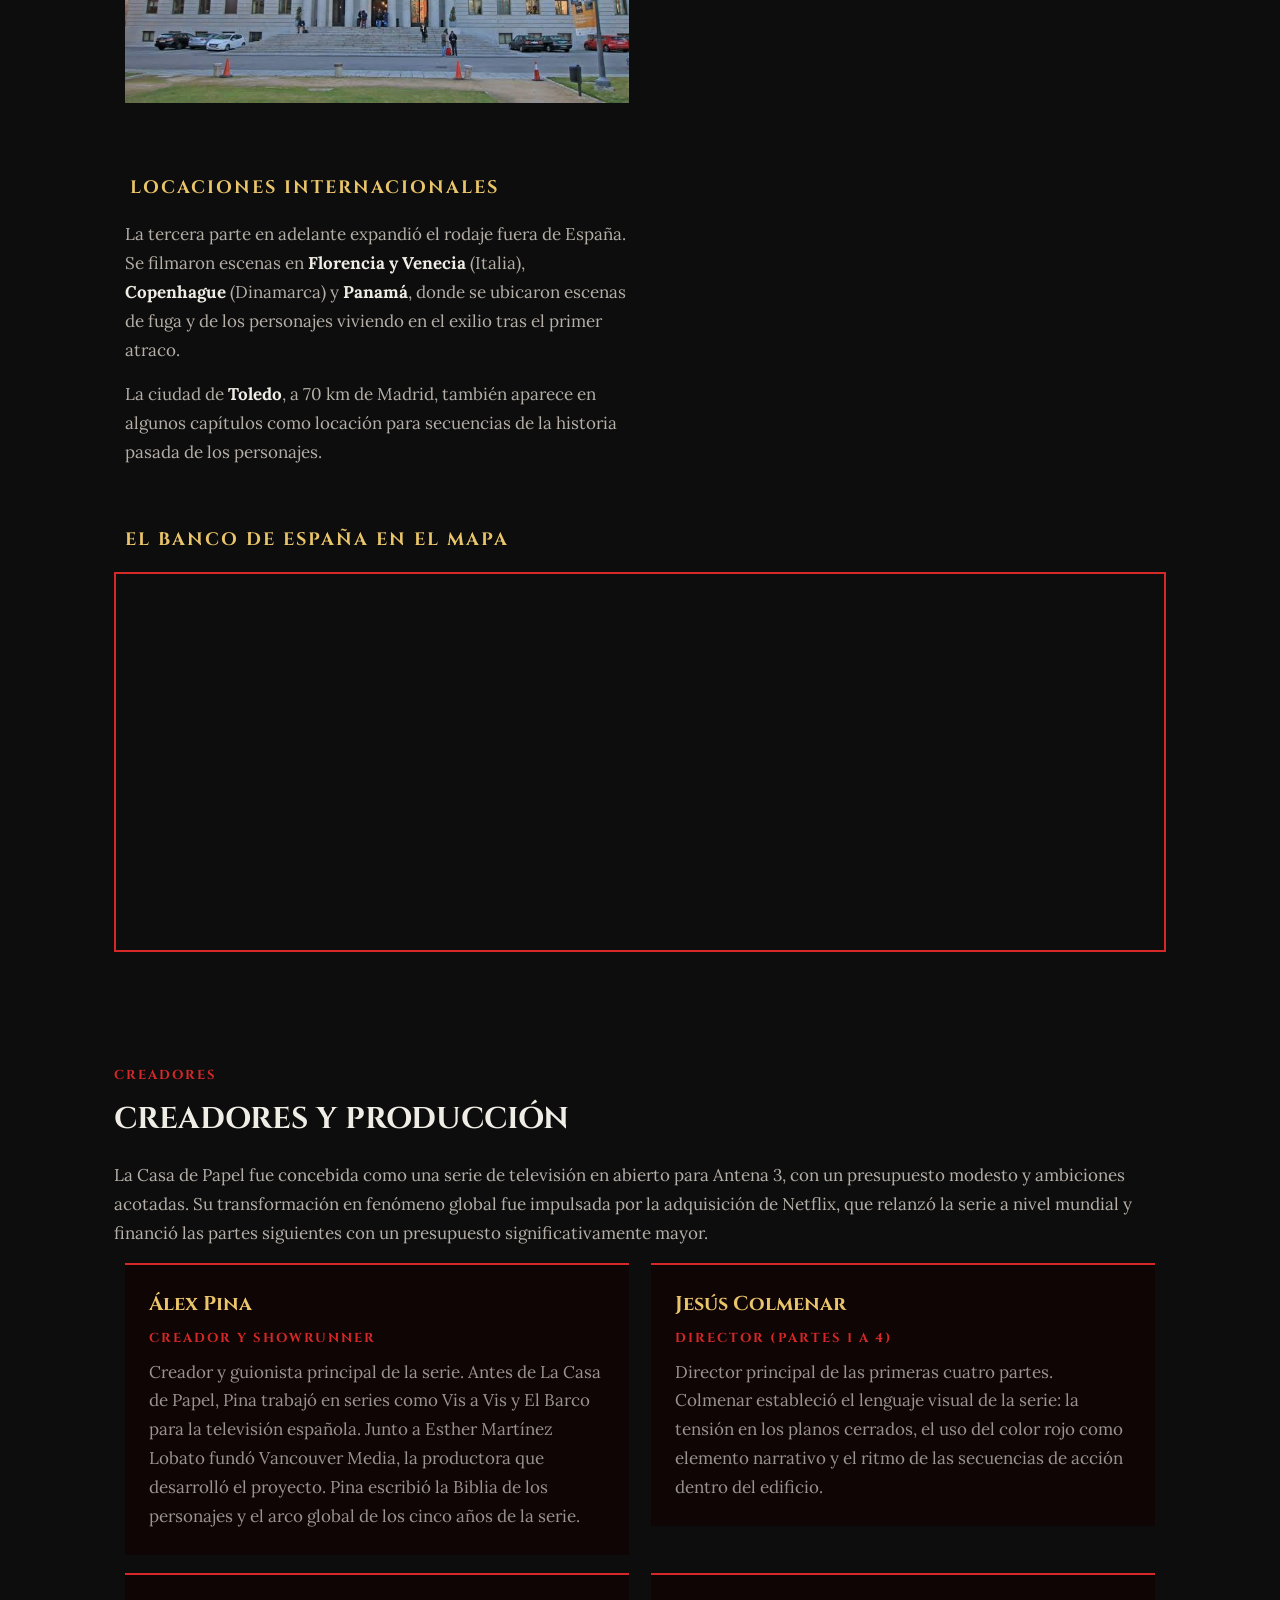
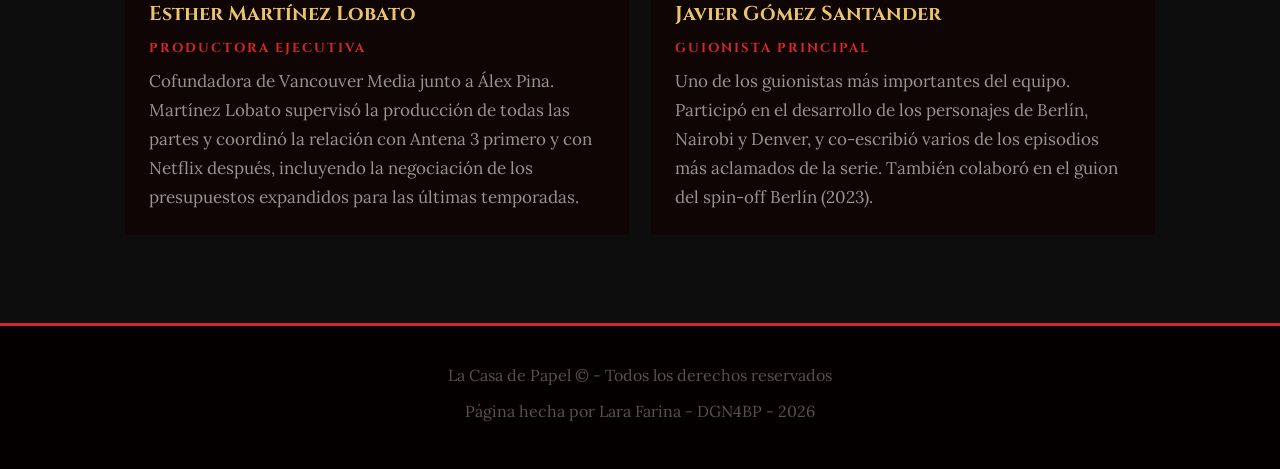
<file: page/serie.html>
<!DOCTYPE html>
<html lang="es">
<head>
    <meta charset="UTF-8">
    <meta name="viewport" content="width=device-width, initial-scale=1.0">
    <title>La Casa de Papel — Sobre la Serie</title>
    <link rel="stylesheet" href="https://fonts.googleapis.com/css2?family=Cinzel:wght@400;700;900&family=Lora:ital,wght@0,400;0,600;1,400&display=swap">
    <link rel="stylesheet" href="../css/styles.css">
    <link rel="stylesheet" href="../css/serie.css">
</head>
<body>
<!-- Hola profe! para ver el archivo de GitHub / link del deploy en Vercel, andá a la carpeta de wireframe & links, en links.txt tenés el link a ambas cosas. Que tengas un buen día :) -->

    <header>
        <h1 id="logo"><a href="../index.html">La Casa de Papel</a></h1>
        <nav>
            <ul>
                <li><a href="../index.html">Inicio</a></li>
                <li><a href="serie.html" class="activo">La Serie</a></li>
                <li><a href="elenco.html">Elenco</a></li>
                <li><a href="temporadas.html">Temporadas</a></li>
                <li><a href="curiosidades.html">Curiosidades</a></li>
                <li><a href="contacto.html">Contacto</a></li>
            </ul>
        </nav>
    </header>

    <main>

        <section>
            <p class="etiqueta">Sobre la Serie</p>
            <h2>Sinopsis y Contexto</h2>

            <div class="col col-ancha">
                <p>La Casa de Papel es una serie de crimen y thriller psicológico que narra dos grandes atracos separados en el tiempo. En el primero, la banda ocupa la Fábrica Nacional de Moneda y Timbre durante once días, imprimiendo el propio dinero del Estado con total legitimidad. En el segundo, el objetivo es la Reserva de Oro del Banco de España.</p>

                <p>La narrativa mezcla tensión policial, drama de personajes y una crítica velada al sistema financiero y a las instituciones de poder. La serie está narrada en flashback por Tokio, uno de los miembros del grupo, lo que añade una capa emocional constante al relato. Cada episodio termina con una revelación o un giro que obliga al espectador a seguir.</p>

                <p>El Profesor planifica cada movimiento con décadas de antelación y contempla miles de variables. Su obsesión por no cometer errores choca con la naturaleza impredecible de los seres humanos —tanto dentro del edificio como fuera—, y esa tensión es el motor dramático de toda la serie.</p>
            </div><!--
            --><aside class="col col-angosta">
                <h3>Ficha Técnica</h3>
                <ul>
                    <li><strong>País de origen</strong> — España</li>
                    <li><strong>Idioma original</strong> — Español</li>
                    <li><strong>Creador</strong> — Álex Pina</li>
                    <li><strong>Guionistas</strong> — Álex Pina, Javier Gómez Santander y equipo</li>
                    <li><strong>Dirección</strong> — Jesús Colmenar, Álex Rodrigo</li>
                    <li><strong>Productora</strong> — Vancouver Media</li>
                    <li><strong>Distribución original</strong> — Antena 3</li>
                    <li><strong>Distribución global</strong> — Netflix</li>
                    <li><strong>Partes</strong> — 5 (41 episodios en total)</li>
                    <li><strong>Países de rodaje</strong> — España, Italia, Dinamarca, Panamá</li>
                    <li><strong>Años de emisión</strong> — 2017 – 2021</li>
                </ul>
            </aside>
        </section>

        <section>
            <h2>Dónde se rodó</h2>

            <p>La serie fue grabada principalmente en <strong>Madrid, España</strong>. Los exteriores de la Fábrica Nacional de Moneda y Timbre —ubicada en el barrio de Moncloa— aparecen en la primera parte, aunque los interiores fueron recreados en sets de rodaje.</p>

            <div class="col col-2">
                <h3 class="subtitulo">Madrid y alrededores</h3>
                <p>El pueblo de <strong>Alpedrete</strong>, en la Sierra de Guadarrama al norte de Madrid, albergó la casa donde El Profesor planificó los golpes durante años. El Banco de España, en el centro histórico de la ciudad, es el escenario del segundo atraco. Los directores utilizaron el exterior del edificio real para las tomas externas.</p>
                <img src="../img/rodaje.jpeg" alt="Fachada de la Fábrica Nacional de Moneda y Timbre en Madrid">
            </div>
            
            <div class="col col-2">
                <h3 class="subtitulo">Locaciones internacionales</h3>
                <p>La tercera parte en adelante expandió el rodaje fuera de España. Se filmaron escenas en <strong>Florencia y Venecia</strong> (Italia), <strong>Copenhague</strong> (Dinamarca) y <strong>Panamá</strong>, donde se ubicaron escenas de fuga y de los personajes viviendo en el exilio tras el primer atraco.</p>

                <p>La ciudad de <strong>Toledo</strong>, a 70 km de Madrid, también aparece en algunos capítulos como locación para secuencias de la historia pasada de los personajes.</p>
            </div>

            <h3 class="subtitulo">El Banco de España en el mapa</h3>
            <iframe class="mapa" src="https://maps.google.com/maps?q=40.41879,-3.69503&amp;z=17&amp;output=embed" title="Mapa del Banco de España en Madrid, escenario del segundo atraco" loading="lazy"></iframe>
        </section>

        <section>
            <p class="etiqueta">Creadores</p>
            <h2>Creadores y Producción</h2>

            <p>La Casa de Papel fue concebida como una serie de televisión en abierto para Antena 3, con un presupuesto modesto y ambiciones acotadas. Su transformación en fenómeno global fue impulsada por la adquisición de Netflix, que relanzó la serie a nivel mundial y financió las partes siguientes con un presupuesto significativamente mayor.</p>

            <div class="tarjeta col col-2">
                <h3>Álex Pina</h3>
                <p class="etiqueta">Creador y showrunner</p>
                <p>Creador y guionista principal de la serie. Antes de La Casa de Papel, Pina trabajó en series como Vis a Vis y El Barco para la televisión española. Junto a Esther Martínez Lobato fundó Vancouver Media, la productora que desarrolló el proyecto. Pina escribió la Biblia de los personajes y el arco global de los cinco años de la serie.</p>
            </div><!--
            --><div class="tarjeta col col-2">
                <h3>Jesús Colmenar</h3>
                <p class="etiqueta">Director (Partes 1 a 4)</p>
                <p>Director principal de las primeras cuatro partes. Colmenar estableció el lenguaje visual de la serie: la tensión en los planos cerrados, el uso del color rojo como elemento narrativo y el ritmo de las secuencias de acción dentro del edificio.</p>
            </div><!--
            --><div class="tarjeta col col-2">
                <h3>Esther Martínez Lobato</h3>
                <p class="etiqueta">Productora ejecutiva</p>
                <p>Cofundadora de Vancouver Media junto a Álex Pina. Martínez Lobato supervisó la producción de todas las partes y coordinó la relación con Antena 3 primero y con Netflix después, incluyendo la negociación de los presupuestos expandidos para las últimas temporadas.</p>
            </div><!--
            --><div class="tarjeta col col-2">
                <h3>Javier Gómez Santander</h3>
                <p class="etiqueta">Guionista principal</p>
                <p>Uno de los guionistas más importantes del equipo. Participó en el desarrollo de los personajes de Berlín, Nairobi y Denver, y co-escribió varios de los episodios más aclamados de la serie. También colaboró en el guion del spin-off Berlín (2023).</p>
            </div>
        </section>
    </main>

    <footer>
        <p>La Casa de Papel &copy; - Todos los derechos reservados</p>
        <p>Página hecha por Lara Farina - DGN4BP - 2026</p>
    </footer>

</body>
</html>
</file>
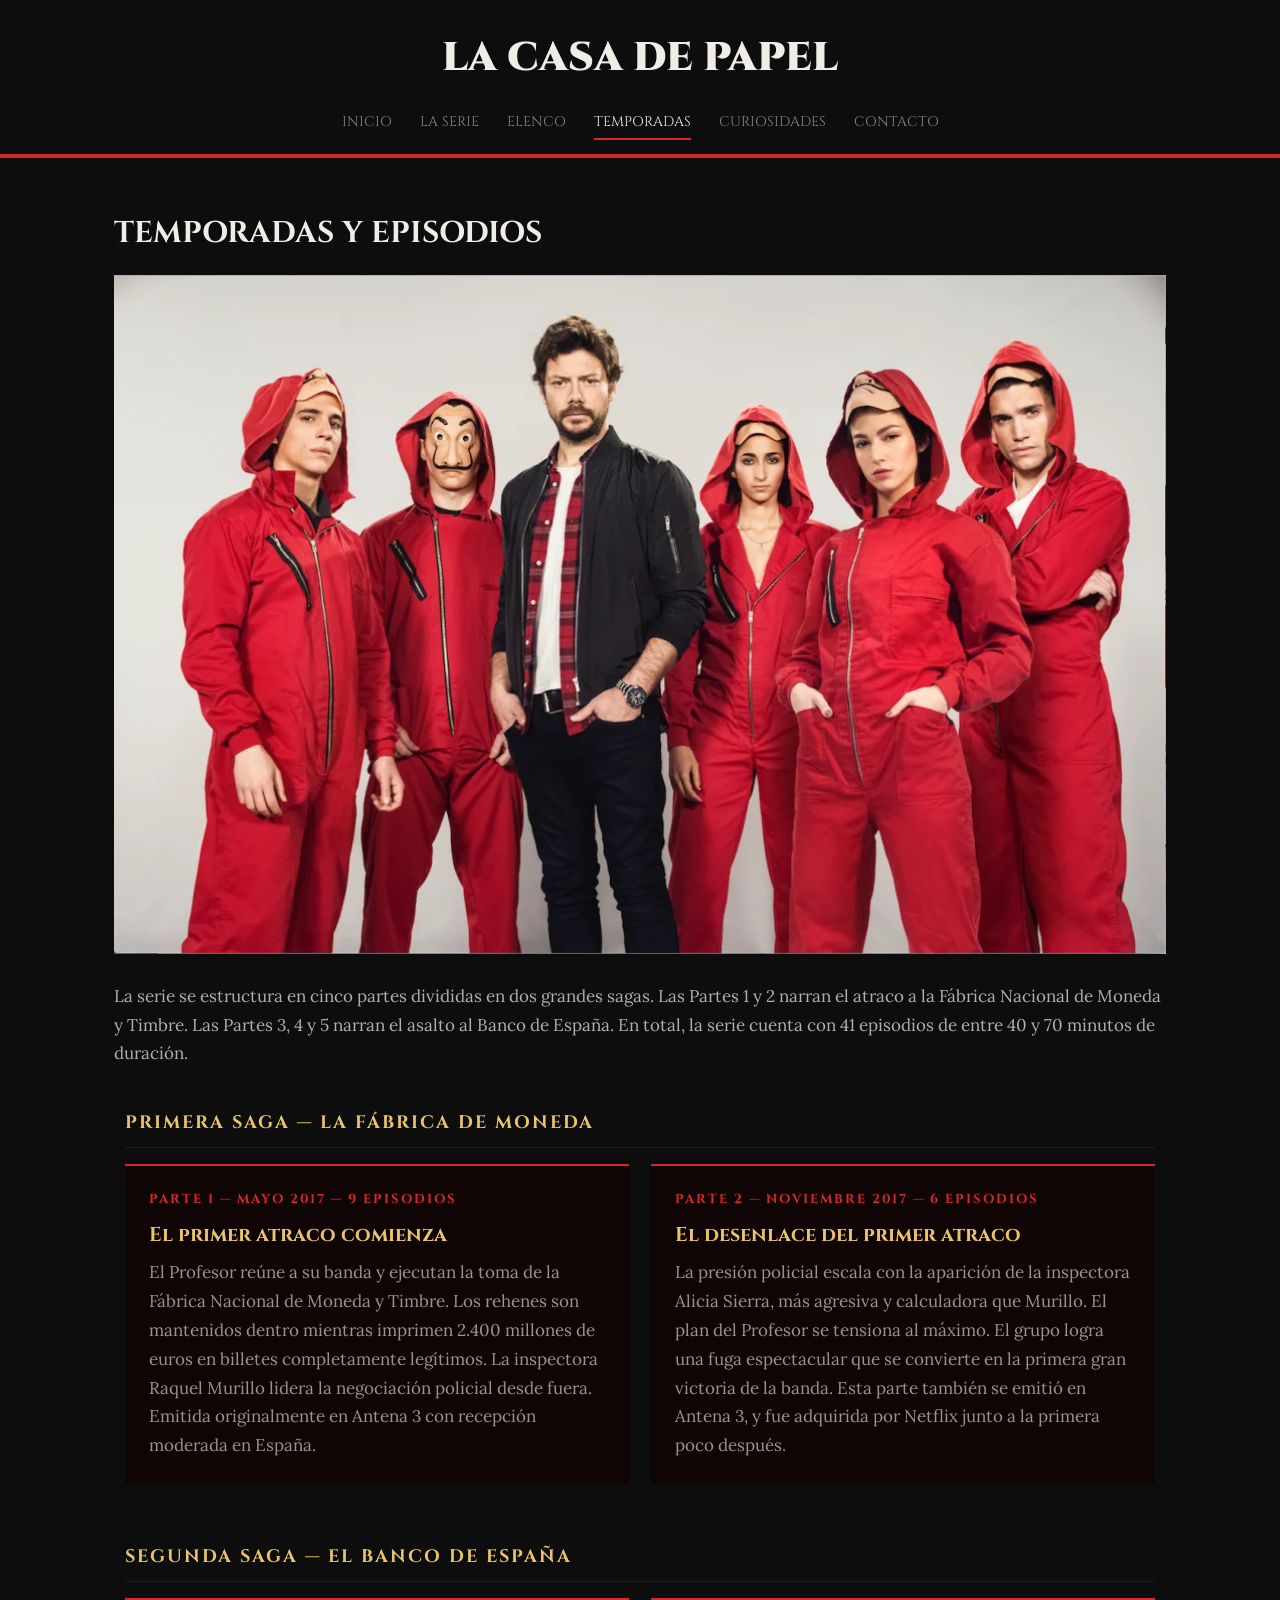
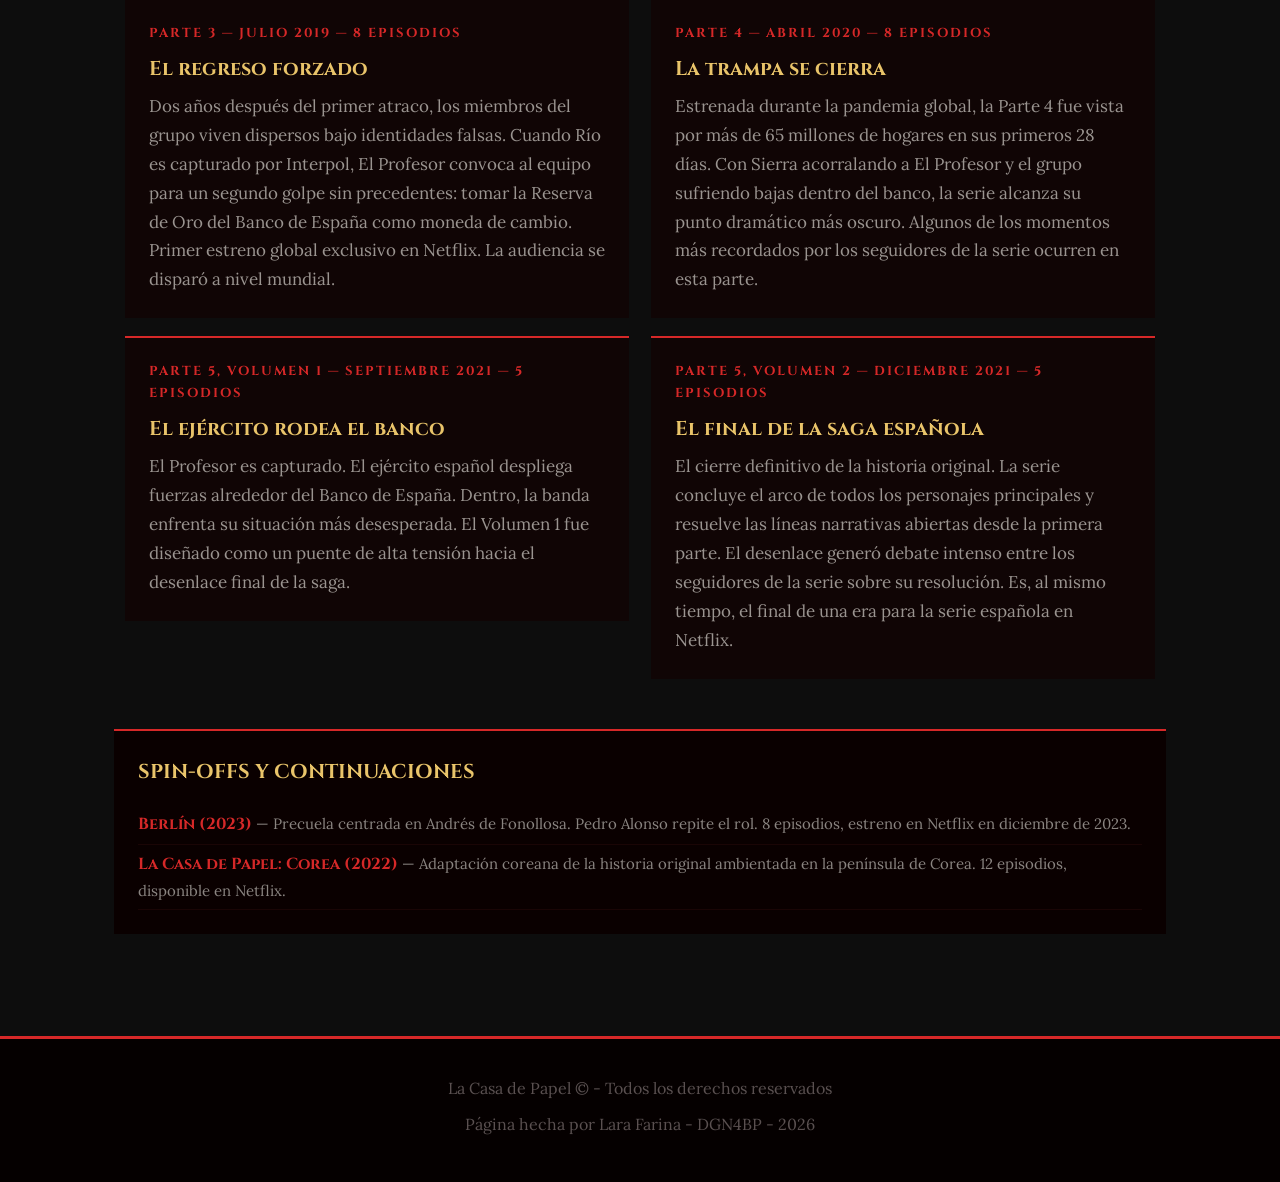
<file: page/temporadas.html>
<!DOCTYPE html>
<html lang="es">
<head>
    <meta charset="UTF-8">
    <meta name="viewport" content="width=device-width, initial-scale=1.0">
    <title>La Casa de Papel — Temporadas y Episodios</title>
    <link rel="stylesheet" href="https://fonts.googleapis.com/css2?family=Cinzel:wght@400;700;900&family=Lora:ital,wght@0,400;0,600;1,400&display=swap">
    <link rel="stylesheet" href="../css/styles.css">
    <link rel="stylesheet" href="../css/temporadas.css">
</head>
<body>
<!-- Hola profe! para ver el archivo de GitHub / link del deploy en Vercel, andá a la carpeta de wireframe & links, en links.txt tenés el link a ambas cosas. Que tengas un buen día :) -->

    <header>
        <h1 id="logo"><a href="../index.html">La Casa de Papel</a></h1>
        <nav>
            <ul>
                <li><a href="../index.html">Inicio</a></li>
                <li><a href="serie.html">La Serie</a></li>
                <li><a href="elenco.html">Elenco</a></li>
                <li><a href="temporadas.html" class="activo">Temporadas</a></li>
                <li><a href="curiosidades.html">Curiosidades</a></li>
                <li><a href="contacto.html">Contacto</a></li>
            </ul>
        </nav>
    </header>

    <main>

        <section>
            <h2>Temporadas y Episodios</h2>

            <img src="../img/temporadas.webp" alt="La banda con los monos rojos y las máscaras de Dalí">

            <p>La serie se estructura en cinco partes divididas en dos grandes sagas. Las Partes 1 y 2 narran el atraco a la Fábrica Nacional de Moneda y Timbre. Las Partes 3, 4 y 5 narran el asalto al Banco de España. En total, la serie cuenta con 41 episodios de entre 40 y 70 minutos de duración.</p>

            <h3 class="subtitulo">Primera saga — La Fábrica de Moneda</h3>

            <div class="tarjeta col col-2">
                <p class="etiqueta">Parte 1 &mdash; Mayo 2017 &mdash; 9 episodios</p>
                <h4>El primer atraco comienza</h4>
                <p>El Profesor reúne a su banda y ejecutan la toma de la Fábrica Nacional de Moneda y Timbre. Los rehenes son mantenidos dentro mientras imprimen 2.400 millones de euros en billetes completamente legítimos. La inspectora Raquel Murillo lidera la negociación policial desde fuera. Emitida originalmente en Antena 3 con recepción moderada en España.</p>
            </div><div class="tarjeta col col-2">
                <p class="etiqueta">Parte 2 &mdash; Noviembre 2017 &mdash; 6 episodios</p>
                <h4>El desenlace del primer atraco</h4>
                <p>La presión policial escala con la aparición de la inspectora Alicia Sierra, más agresiva y calculadora que Murillo. El plan del Profesor se tensiona al máximo. El grupo logra una fuga espectacular que se convierte en la primera gran victoria de la banda. Esta parte también se emitió en Antena 3, y fue adquirida por Netflix junto a la primera poco después.</p>
            </div>

            <h3 class="subtitulo">Segunda saga — El Banco de España</h3>

            <div class="tarjeta col col-2">
                <p class="etiqueta">Parte 3 &mdash; Julio 2019 &mdash; 8 episodios</p>
                <h4>El regreso forzado</h4>
                <p>Dos años después del primer atraco, los miembros del grupo viven dispersos bajo identidades falsas. Cuando Río es capturado por Interpol, El Profesor convoca al equipo para un segundo golpe sin precedentes: tomar la Reserva de Oro del Banco de España como moneda de cambio. Primer estreno global exclusivo en Netflix. La audiencia se disparó a nivel mundial.</p>
            </div><div class="tarjeta col col-2">
                <p class="etiqueta">Parte 4 &mdash; Abril 2020 &mdash; 8 episodios</p>
                <h4>La trampa se cierra</h4>
                <p>Estrenada durante la pandemia global, la Parte 4 fue vista por más de 65 millones de hogares en sus primeros 28 días. Con Sierra acorralando a El Profesor y el grupo sufriendo bajas dentro del banco, la serie alcanza su punto dramático más oscuro. Algunos de los momentos más recordados por los seguidores de la serie ocurren en esta parte.</p>
            </div><div class="tarjeta col col-2">
                <p class="etiqueta">Parte 5, Volumen 1 &mdash; Septiembre 2021 &mdash; 5 episodios</p>
                <h4>El ejército rodea el banco</h4>
                <p>El Profesor es capturado. El ejército español despliega fuerzas alrededor del Banco de España. Dentro, la banda enfrenta su situación más desesperada. El Volumen 1 fue diseñado como un puente de alta tensión hacia el desenlace final de la saga.</p>
            </div><div class="tarjeta col col-2">
                <p class="etiqueta">Parte 5, Volumen 2 &mdash; Diciembre 2021 &mdash; 5 episodios</p>
                <h4>El final de la saga española</h4>
                <p>El cierre definitivo de la historia original. La serie concluye el arco de todos los personajes principales y resuelve las líneas narrativas abiertas desde la primera parte. El desenlace generó debate intenso entre los seguidores de la serie sobre su resolución. Es, al mismo tiempo, el final de una era para la serie española en Netflix.</p>
            </div>

            <aside>
                <h3>Spin-offs y continuaciones</h3>
                <ul>
                    <li><strong>Berlín (2023)</strong> — Precuela centrada en Andrés de Fonollosa. Pedro Alonso repite el rol. 8 episodios, estreno en Netflix en diciembre de 2023.</li>
                    <li><strong>La Casa de Papel: Corea (2022)</strong> — Adaptación coreana de la historia original ambientada en la península de Corea. 12 episodios, disponible en Netflix.</li>
                </ul>
            </aside>
        </section>
    </main>

    <footer>
        <p>La Casa de Papel &copy; - Todos los derechos reservados</p>
        <p>Página hecha por Lara Farina - DGN4BP - 2026</p>
    </footer>

</body>
</html>
</file>
<file: css/styles.css>
* {
    margin: 0;
    padding: 0;
    box-sizing: border-box;
}

body {
    font-family: 'Lora', Georgia, serif;
    background-color: #0D0D0D;
    color: #F0EDE6;
    font-size: 17px;
    line-height: 1.7;
}

a {
    color: #D62828;
    text-decoration: none;
}

a:hover {
    color: #E9C46A;
}

h1, h2, h3, h4 {
    font-family: 'Cinzel', 'Times New Roman', serif;
}

p {
    margin-bottom: 16px;
}

strong {
    color: #F0EDE6;
}

img {
    display: block;
    width: 100%;
    margin-bottom: 28px;
}

header {
    background-color: #0D0D0D;
    border-bottom: 4px solid #D62828;
    text-align: center;
    padding-top: 24px;
}

#logo {
    font-size: 40px;
    font-weight: 900;
    text-transform: uppercase;
}

#logo a {
    color: #F0EDE6;
}

#logo a:hover {
    color: #D62828;
}

nav {
    padding: 14px 8px;
}

nav ul {
    list-style: none;
}

nav ul li {
    display: inline-block;
}

nav ul li a {
    display: inline-block;
    color: #8A8480;
    margin: 0 12px;
    padding-bottom: 4px;
    border-bottom: 2px solid #0D0D0D;
    font-family: 'Cinzel', serif;
    font-size: 14px;
    text-transform: uppercase;
}

nav ul li a:hover,
nav ul li a.activo {
    color: #F0EDE6;
    border-bottom-color: #D62828;
}

main {
    max-width: 1100px;
    margin: 0 auto;
    padding: 0 24px;
    color: #B5AFA8;
}

section {
    padding: 50px 0;
}

section h2 {
    font-size: 30px;
    color: #F0EDE6;
    text-transform: uppercase;
    margin-bottom: 16px;
}

.col {
    display: inline-block;
    vertical-align: top;
    margin: 0 1% 18px;
}

.col-2 {
    width: 48%;
}

.col-3 {
    width: 31.33%;
}

.col-ancha {
    width: 63%;
}

.col-angosta {
    width: 33%;
}

.tarjeta {
    background-color: #100505;
    border-top: 2px solid #D62828;
    padding: 22px 24px 8px;
    color: #9A9490;
}

.tarjeta:hover {
    background-color: #1C0808;
    border-top-color: #E9C46A;
}

.tarjeta h3,
.tarjeta h4 {
    font-size: 20px;
    color: #E9C46A;
    margin-bottom: 6px;
}

.etiqueta {
    display: block;
    font-family: 'Cinzel', serif;
    font-size: 13px;
    font-weight: bold;
    letter-spacing: 2px;
    color: #D62828;
    text-transform: uppercase;
    margin-bottom: 8px;
}

.subtitulo {
    font-size: 18px;
    color: #E9C46A;
    letter-spacing: 2px;
    text-transform: uppercase;
    margin: 24px 1% 16px;
}

aside {
    background-color: #0A0000;
    border-top: 2px solid #D62828;
    padding: 24px;
    margin: 32px 0;
}

aside h3 {
    font-size: 20px;
    color: #E9C46A;
    text-transform: uppercase;
    margin-bottom: 16px;
}

aside ul {
    list-style: none;
}

aside ul li {
    border-bottom: 1px solid #1A0505;
    color: #8A8480;
    font-size: 15px;
    padding: 6px 0;
}

aside ul li strong {
    color: #D62828;
    font-family: 'Cinzel', serif;
    font-size: 16px;
}

.boton {
    display: inline-block;
    background-color: #D62828;
    color: #F0EDE6;
    padding: 12px 28px;
    border: none;
    border-radius: 4px;
    font-family: 'Cinzel', serif;
    font-size: 15px;
    font-weight: bold;
    text-transform: uppercase;
    cursor: pointer;
}

.boton:hover {
    background-color: #9E1B1B;
    color: #F0EDE6;
}

footer {
    background-color: #050000;
    border-top: 3px solid #D62828;
    text-align: center;
    padding: 36px 20px;
    margin-top: 20px;
}

footer p {
    color: #5A5050;
    font-size: 16px;
    margin-bottom: 8px;
}
</file>
<file: css/inicio.css>
.reproductor {
    background-color: #100505;
    border-top: 2px solid #D62828;
    padding: 28px 30px;
}

.reproductor h2 {
    margin-bottom: 8px;
}

.reproductor audio {
    display: block;
    width: 100%;
    margin-top: 12px;
}
</file>
<file: css/mensajes.css>
.mensaje-pagina {
    text-align: center;
    padding: 90px 0 110px;
}

.mensaje-pagina p {
    max-width: 620px;
    margin: 0 auto 28px;
}

.mensaje-pagina .etiqueta {
    margin-bottom: 8px;
}

.numero-error {
    font-family: 'Cinzel', serif;
    font-size: 140px;
    font-weight: 900;
    line-height: 1;
    color: #D62828;
}


.volver-secundario {
    display: inline-block;
    margin-left: 18px;
    font-family: 'Cinzel', serif;
    text-transform: uppercase;
    font-size: 14px;
}
</file>
<file: css/contacto.css>
form {
    margin-top: 28px;
}

.campo {
    margin: 0 1% 24px;
}

.campo label {
    display: block;
    font-family: 'Cinzel', serif;
    font-size: 14px;
    letter-spacing: 3px;
    color: #E9C46A;
    text-transform: uppercase;
    margin-bottom: 8px;
}

.caja {
    display: block;
    width: 100%;
    background-color: #0A0000;
    border: 1px solid #3A0F0F;
    padding: 12px 14px;
    color: #F0EDE6;
    font-family: 'Lora', Georgia, serif;
    font-size: 16px;
}

.caja:hover,
.caja:focus {
    border-color: #D62828;
    outline: none;
}

.caja-larga {
    height: 160px;
}

form .boton {
    margin-left: 1%;
}

.plataformas {
    list-style: none;
}

.plataformas li {
    padding: 10px 0;
    border-bottom: 1px solid #1A0505;
}

.plataformas li strong {
    display: block;
    font-family: 'Cinzel', serif;
    font-size: 16px;
    letter-spacing: 1px;
    color: #D62828;
    margin-bottom: 2px;
}

.plataformas li p {
    color: #8A8480;
    font-size: 16px;
    margin-bottom: 0;
}
</file>
<file: css/curiosidades.css>
.evento img {
    margin-bottom: 16px;
    opacity: 0.85;
}

.evento:hover img {
    opacity: 1;
}
</file>
<file: css/elenco.css>
.actor {
    font-style: italic;
    font-weight: bold;
    color: #6B6460;
    margin-bottom: 12px;
}

.secundarios ul {
    list-style: none;
    margin-bottom: 20px;
}

.secundarios li {
    color: #9A9490;
    padding: 6px 0;
    border-bottom: 1px solid #1A0505;
}

.secundarios li strong {
    display: block;
    font-family: 'Cinzel', serif;
    font-size: 18px;
    color: #E9C46A;
}
</file>
<file: css/serie.css>
.mapa {
    display: block;
    width: 100%;
    height: 380px;
    border: 2px solid #D62828;
    margin-bottom: 12px;
}
</file>
<file: css/temporadas.css>
.subtitulo {
    border-bottom: 1px solid #3A0F0F;
    padding-bottom: 8px;
    margin-top: 40px;
}
</file>
